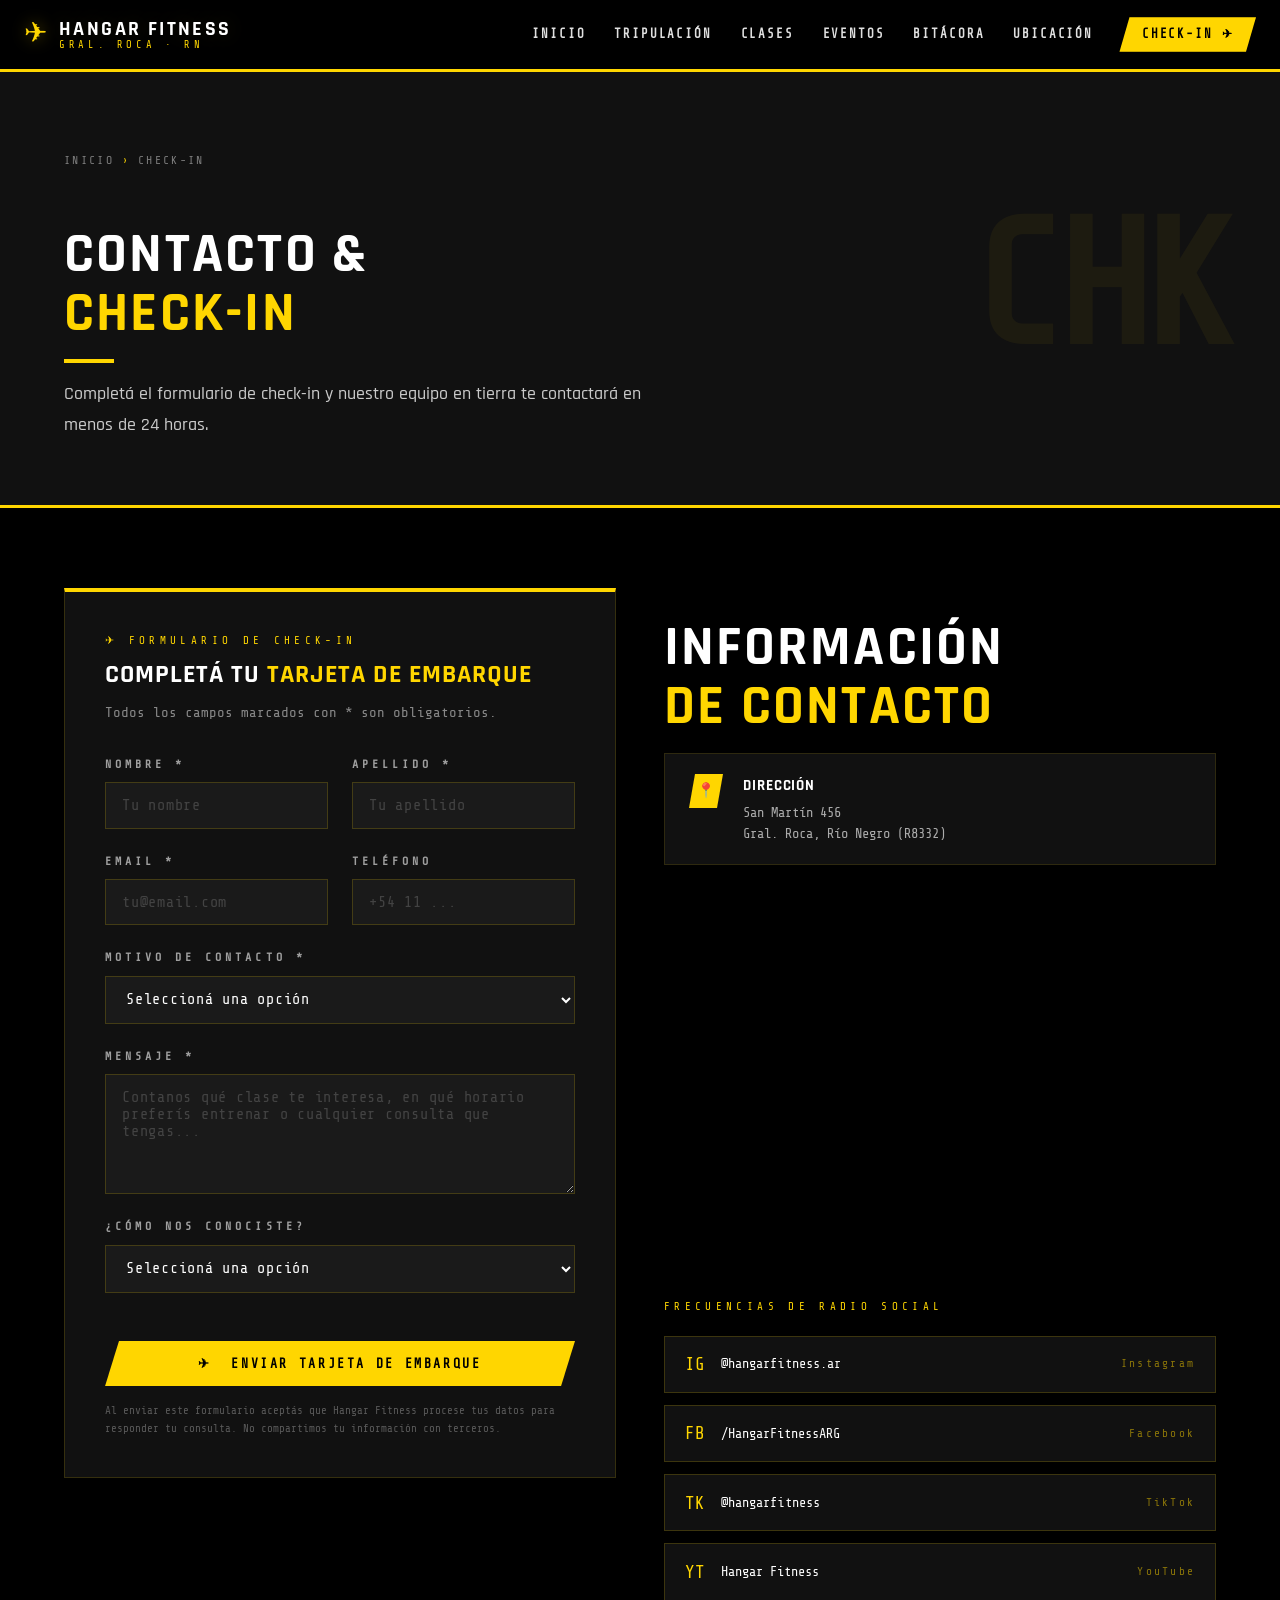
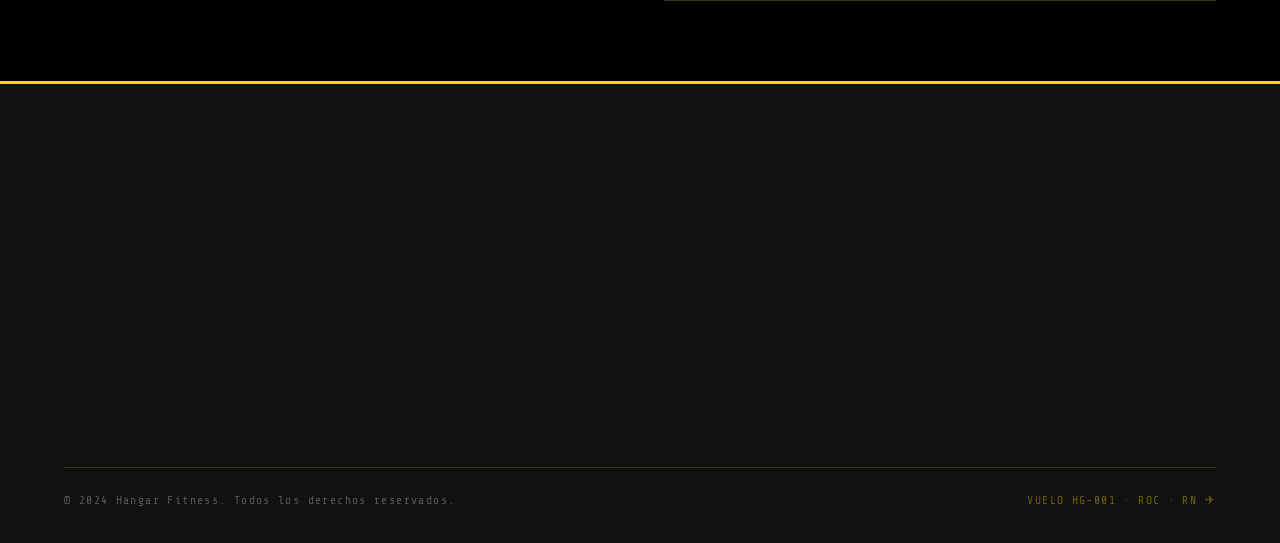
<file: contacto.html>
<!DOCTYPE html>
<html lang="es">
<head>
  <meta charset="UTF-8" />
  <meta name="viewport" content="width=device-width, initial-scale=1.0" />
  <title>Check-in — Hangar Fitness</title>
  <meta name="description" content="Contactanos o reservá tu clase de prueba. El check-in de Hangar Fitness siempre está abierto." />
  <link rel="stylesheet" href="css/styles.css" />
</head>
<body>

<!-- ===== NAVBAR ===== -->
<header>
<nav class="navbar">
  <a href="index.html" class="nav-brand">
    <span class="nav-brand-icon">✈</span>
    <div class="nav-brand-text">
      <span class="nav-brand-name">Hangar Fitness</span>
      <span class="nav-brand-tag">Gral. Roca · RN</span>
    </div>
  </a>
  <input type="checkbox" id="menu-toggle" class="menu-toggle" />
  <label for="menu-toggle" class="hamburger" aria-label="Menú">
    <span></span><span></span><span></span>
  </label>
  <ul class="nav-links">
    <li><a href="index.html">Inicio</a></li>
    <li><a href="quienes-somos.html">Tripulación</a></li>
    <li><a href="planes.html">Clases</a></li>
    <li><a href="eventos.html">Eventos</a></li>
    <li><a href="galeria.html">Bitácora</a></li>
    <li><a href="ubicacion.html">Ubicación</a></li>
    <li><a href="contacto.html" class="nav-cta active">Check-in ✈</a></li>
  </ul>
</nav>
</header>

<!-- ===== PAGE HERO ===== -->
<section class="page-hero">
  <div class="container">
    <div class="breadcrumb">
      <a href="index.html">Inicio</a>
      <span class="breadcrumb-sep">›</span>
      <span>Check-in</span>
    </div>
    <span class="section-label">&#9992; Mostrador de check-in</span>
    <h1 class="section-title">Contacto &<br><span class="text-yellow">Check-in</span></h1>
    <div class="deco-line"></div>
    <p class="section-sub">Completá el formulario de check-in y nuestro equipo en tierra te contactará en menos de 24 horas.</p>
  </div>
  <div class="page-hero-deco">CHK</div>
</section>

<!-- ===== FORMULARIO + INFO ===== -->
<section class="section">
  <div class="container">
    <div class="two-col" style="gap:3rem;align-items:start;">

      <!-- Formulario -->
      <div>
        <div class="form-wrapper">
          <span class="checkin-tag">✈ Formulario de check-in</span>
          <h2 style="font-size:1.6rem;font-weight:700;text-transform:uppercase;letter-spacing:0.04em;margin-bottom:0.35rem;">
            Completá tu <span class="text-yellow">tarjeta de embarque</span>
          </h2>
          <p style="font-size:0.88rem;color:rgba(255,255,255,0.5);font-family:var(--mono);margin-bottom:2rem;">
            Todos los campos marcados con * son obligatorios.
          </p>

          <form action="#" method="POST" novalidate>
            <div class="form-grid">
              <div class="form-group">
                <label class="form-label" for="nombre">Nombre *</label>
                <input class="form-input" type="text" id="nombre" name="nombre" placeholder="Tu nombre" required />
              </div>
              <div class="form-group">
                <label class="form-label" for="apellido">Apellido *</label>
                <input class="form-input" type="text" id="apellido" name="apellido" placeholder="Tu apellido" required />
              </div>
              <div class="form-group">
                <label class="form-label" for="email">Email *</label>
                <input class="form-input" type="email" id="email" name="email" placeholder="tu@email.com" required />
              </div>
              <div class="form-group">
                <label class="form-label" for="telefono">Teléfono</label>
                <input class="form-input" type="tel" id="telefono" name="telefono" placeholder="+54 11 ..." />
              </div>
              <div class="form-group form-group--full">
                <label class="form-label" for="motivo">Motivo de contacto *</label>
                <select class="form-select" id="motivo" name="motivo" required>
                  <option value="" disabled selected>Seleccioná una opción</option>
                  <option value="membresia">Información sobre membresías</option>
                  <option value="corporate">Plan corporativo / familiar</option>
                  <option value="clases">Consulta sobre clases</option>
                  <option value="otro">Otro</option>
                </select>
              </div>
              <div class="form-group form-group--full">
                <label class="form-label" for="mensaje">Mensaje *</label>
                <textarea class="form-textarea" id="mensaje" name="mensaje"
                  placeholder="Contanos qué clase te interesa, en qué horario preferís entrenar o cualquier consulta que tengas..."
                  required></textarea>
              </div>
              <div class="form-group form-group--full">
                <label class="form-label" for="como">¿Cómo nos conociste?</label>
                <select class="form-select" id="como" name="como">
                  <option value="" disabled selected>Seleccioná una opción</option>
                  <option value="instagram">Instagram</option>
                  <option value="facebook">Facebook</option>
                  <option value="google">Google</option>
                  <option value="recomendacion">Recomendación personal</option>
                  <option value="caminando">Pasando por el lugar</option>
                  <option value="otro">Otro</option>
                </select>
              </div>
            </div>

            <div class="mt-3">
              <button type="submit" class="btn btn-primary" style="width:100%;justify-content:center;">
                &#9992; &nbsp;Enviar tarjeta de embarque
              </button>
            </div>

            <p style="font-family:var(--mono);font-size:0.68rem;color:rgba(255,255,255,0.3);margin-top:1rem;line-height:1.6;">
              Al enviar este formulario aceptás que Hangar Fitness procese tus datos para responder tu consulta. No compartimos tu información con terceros.
            </p>
          </form>
        </div>
      </div>

      <!-- Info lateral -->
      <div>
        <span class="section-label">&#9992; Zona de llegadas</span>
        <h2 class="section-title mb-3">Información<br><span class="text-yellow">de contacto</span></h2>

        <div class="fi-list mb-3">
          <div class="fi-item">
            <div class="fi-step-num">📍</div>
            <div>
              <div class="fi-title">Dirección</div>
              <div class="fi-desc">San Martín 456<br>Gral. Roca, Río Negro (R8332)</div>
            </div>
          </div>
          <div class="fi-item">
            <div class="fi-step-num">📞</div>
            <div>
              <div class="fi-title">Teléfono</div>
              <div class="fi-desc">+54 298 4XX-XXXX<br>Lun–Vie 09:00–21:00 hs</div>
            </div>
          </div>
          <div class="fi-item">
            <div class="fi-step-num">💬</div>
            <div>
              <div class="fi-title">WhatsApp</div>
              <div class="fi-desc">+54 9 298 4XX-XXXX<br>Respuesta en menos de 2 horas</div>
            </div>
          </div>
          <div class="fi-item">
            <div class="fi-step-num">✉</div>
            <div>
              <div class="fi-title">Email</div>
              <div class="fi-desc">info@hangarfitness.ar<br>Respuesta garantizada en 24hs</div>
            </div>
          </div>
        </div>

        <!-- Redes sociales -->
        <div>
          <div style="font-family:var(--mono);font-size:0.68rem;letter-spacing:0.4em;color:var(--yellow);text-transform:uppercase;margin-bottom:1.25rem;">
            Frecuencias de radio social
          </div>
          <div style="display:flex;flex-direction:column;gap:0.75rem;">
            <a href="#" style="display:flex;align-items:center;gap:1rem;padding:0.85rem 1.25rem;border:1px solid rgba(255,214,0,0.18);background:var(--dark-2);transition:border-color 0.2s;font-family:var(--mono);font-size:0.85rem;color:var(--white);"
               onmouseover="this.style.borderColor='var(--yellow)'" onmouseout="this.style.borderColor='rgba(255,214,0,0.18)'">
              <span style="color:var(--yellow);font-size:1.1rem;">IG</span>
              <span>@hangarfitness.ar</span>
              <span style="margin-left:auto;color:rgba(255,214,0,0.5);font-size:0.7rem;letter-spacing:0.2em;">Instagram</span>
            </a>
            <a href="#" style="display:flex;align-items:center;gap:1rem;padding:0.85rem 1.25rem;border:1px solid rgba(255,214,0,0.18);background:var(--dark-2);transition:border-color 0.2s;font-family:var(--mono);font-size:0.85rem;color:var(--white);"
               onmouseover="this.style.borderColor='var(--yellow)'" onmouseout="this.style.borderColor='rgba(255,214,0,0.18)'">
              <span style="color:var(--yellow);font-size:1.1rem;">FB</span>
              <span>/HangarFitnessARG</span>
              <span style="margin-left:auto;color:rgba(255,214,0,0.5);font-size:0.7rem;letter-spacing:0.2em;">Facebook</span>
            </a>
            <a href="#" style="display:flex;align-items:center;gap:1rem;padding:0.85rem 1.25rem;border:1px solid rgba(255,214,0,0.18);background:var(--dark-2);transition:border-color 0.2s;font-family:var(--mono);font-size:0.85rem;color:var(--white);"
               onmouseover="this.style.borderColor='var(--yellow)'" onmouseout="this.style.borderColor='rgba(255,214,0,0.18)'">
              <span style="color:var(--yellow);font-size:1.1rem;">TK</span>
              <span>@hangarfitness</span>
              <span style="margin-left:auto;color:rgba(255,214,0,0.5);font-size:0.7rem;letter-spacing:0.2em;">TikTok</span>
            </a>
            <a href="#" style="display:flex;align-items:center;gap:1rem;padding:0.85rem 1.25rem;border:1px solid rgba(255,214,0,0.18);background:var(--dark-2);transition:border-color 0.2s;font-family:var(--mono);font-size:0.85rem;color:var(--white);"
               onmouseover="this.style.borderColor='var(--yellow)'" onmouseout="this.style.borderColor='rgba(255,214,0,0.18)'">
              <span style="color:var(--yellow);font-size:1.1rem;">YT</span>
              <span>Hangar Fitness</span>
              <span style="margin-left:auto;color:rgba(255,214,0,0.5);font-size:0.7rem;letter-spacing:0.2em;">YouTube</span>
            </a>
          </div>
        </div>

      </div>

    </div>
  </div>
</section>

<!-- ===== FOOTER ===== -->
<footer class="footer">
  <div class="container">
    <div class="footer-grid">
      <div>
        <span class="footer-brand-icon">✈</span>
        <div class="footer-brand-name">Hangar Fitness</div>
        <span class="footer-brand-tag">Primer Gimnasio Temático · Argentina</span>
        <p class="footer-desc">
          Donde el deporte y la aviación se fusionan en una experiencia única. Entrenamos cuerpo, mente y espíritu con la disciplina de un piloto de élite.
        </p>
        <div class="footer-socials">
          <a href="#" class="social-link" aria-label="Instagram">IG</a>
          <a href="#" class="social-link" aria-label="Facebook">FB</a>
          <a href="#" class="social-link" aria-label="TikTok">TK</a>
          <a href="#" class="social-link" aria-label="YouTube">YT</a>
        </div>
      </div>
      <div>
        <div class="footer-col-title">Vuelos</div>
        <ul class="footer-links">
          <li><a href="index.html">Inicio</a></li>
          <li><a href="quienes-somos.html">Tripulación</a></li>
          <li><a href="planes.html">Clases</a></li>
          <li><a href="eventos.html">Eventos</a></li>
    <li><a href="galeria.html">Bitácora</a></li>
          <li><a href="ubicacion.html">Ubicación</a></li>
        </ul>
      </div>
      <div>
        <div class="footer-col-title">Horarios</div>
        <ul class="footer-links">
          <li><a href="#">Lun–Vie: 06:00–23:00</a></li>
          <li><a href="#">Sáb: 07:00–21:00</a></li>
          <li><a href="#">Dom: 09:00–18:00</a></li>
          <li><a href="#">Feriados: 09:00–14:00</a></li>
        </ul>
      </div>
      <div>
        <div class="footer-col-title">Zona de llegadas</div>
        <div class="footer-contact-item">
          <span class="fi-icon">📍</span>
          <span class="fi-text">San Martín 456<br>Gral. Roca, Río Negro</span>
        </div>
        <div class="footer-contact-item">
          <span class="fi-icon">📞</span>
          <span class="fi-text">+54 298 4XX-XXXX</span>
        </div>
        <div class="footer-contact-item">
          <span class="fi-icon">✉</span>
          <span class="fi-text">info@hangarfitness.ar</span>
        </div>
      </div>
    </div>
    <div class="footer-bottom">
      <span class="footer-copy">&copy; 2024 Hangar Fitness. Todos los derechos reservados.</span>
      <span class="footer-code">VUELO HG-001 · ROC · RN ✈</span>
    </div>
  </div>
</footer>

<script src="js/main.js"></script>
</body>
</html>
</file>
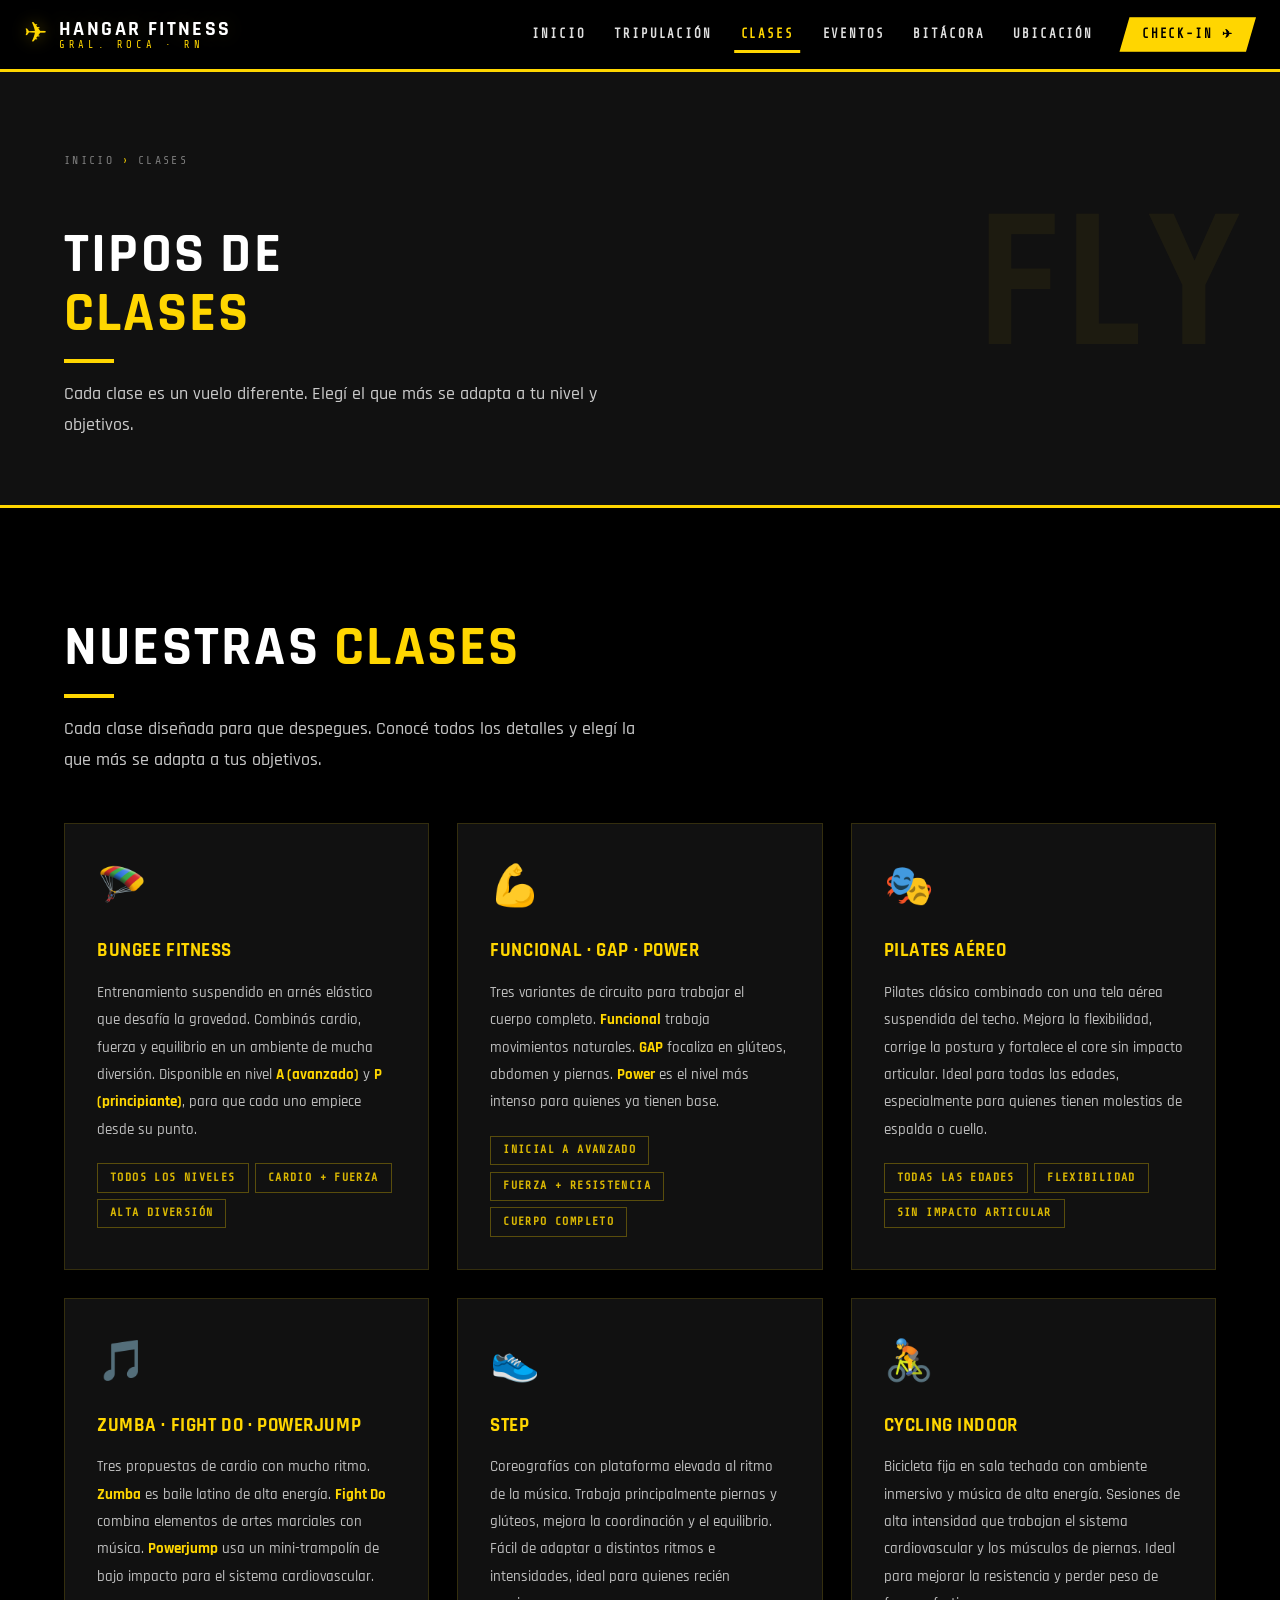
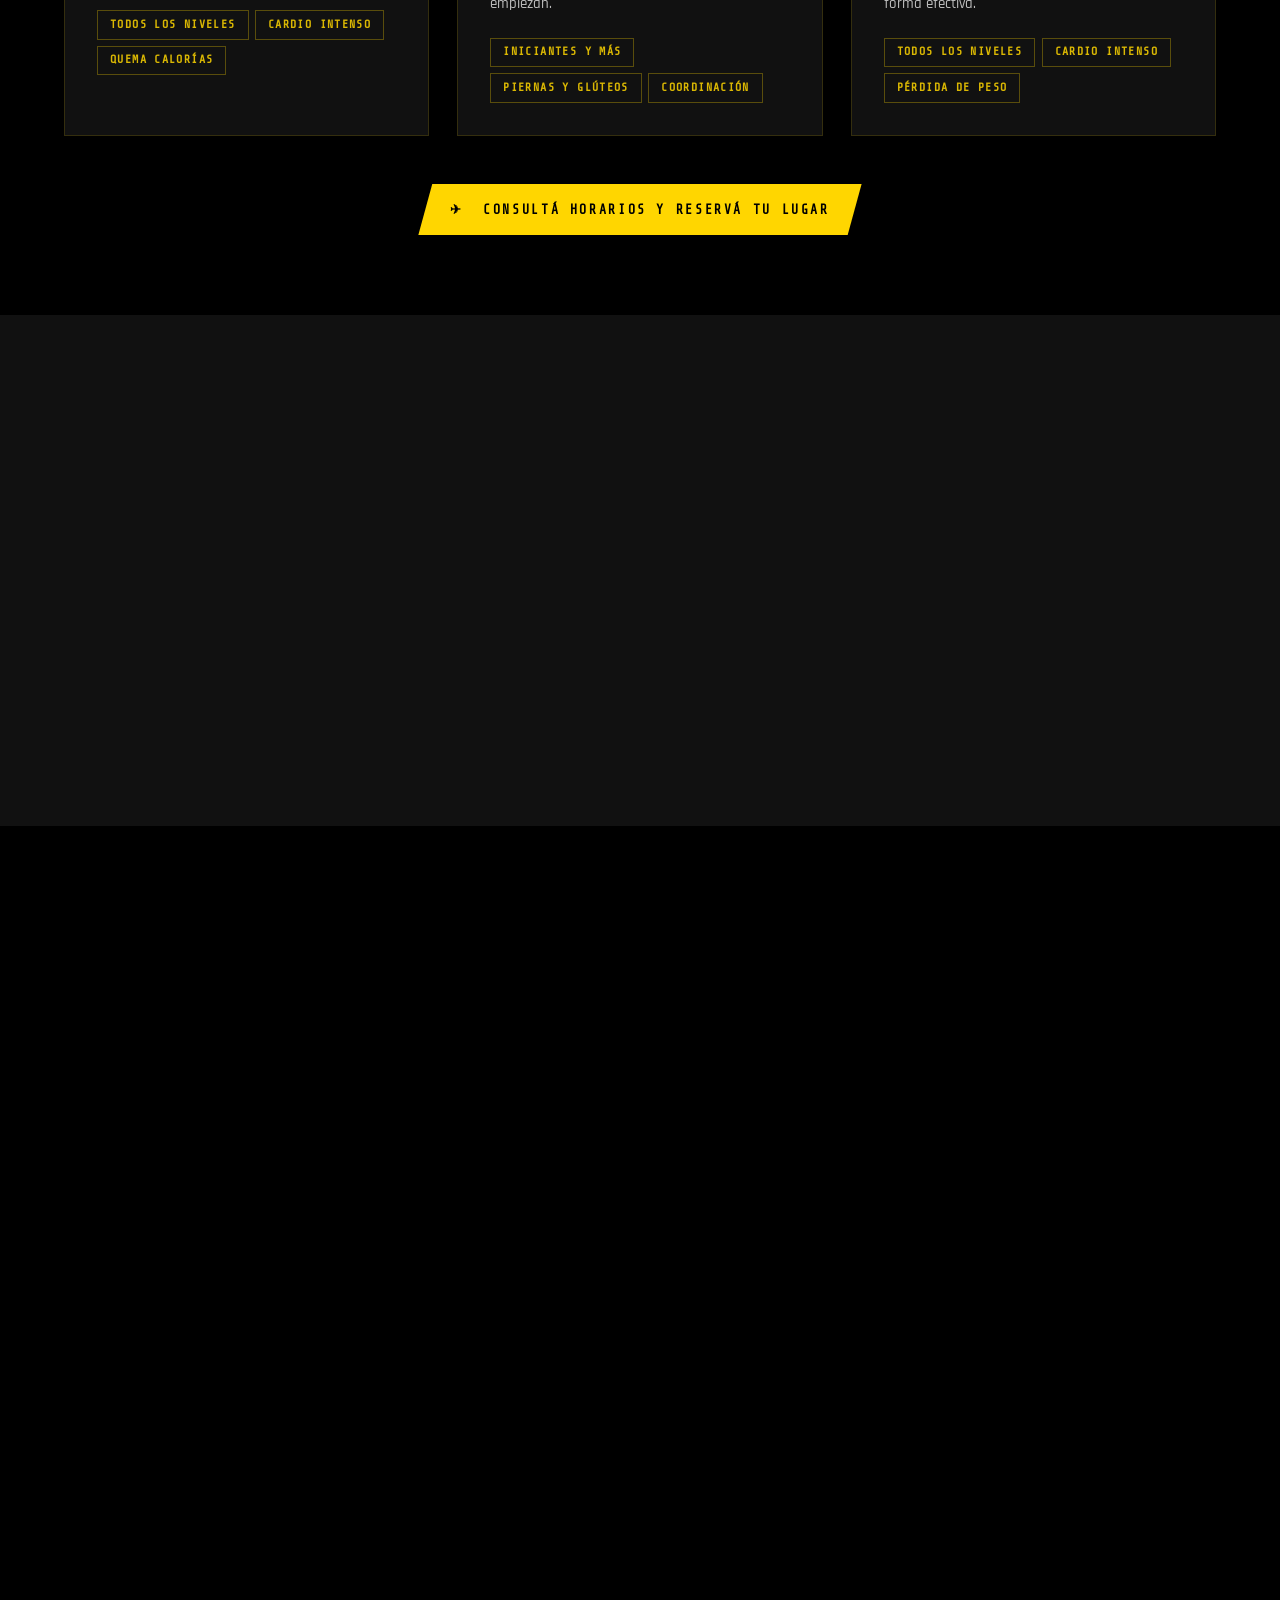
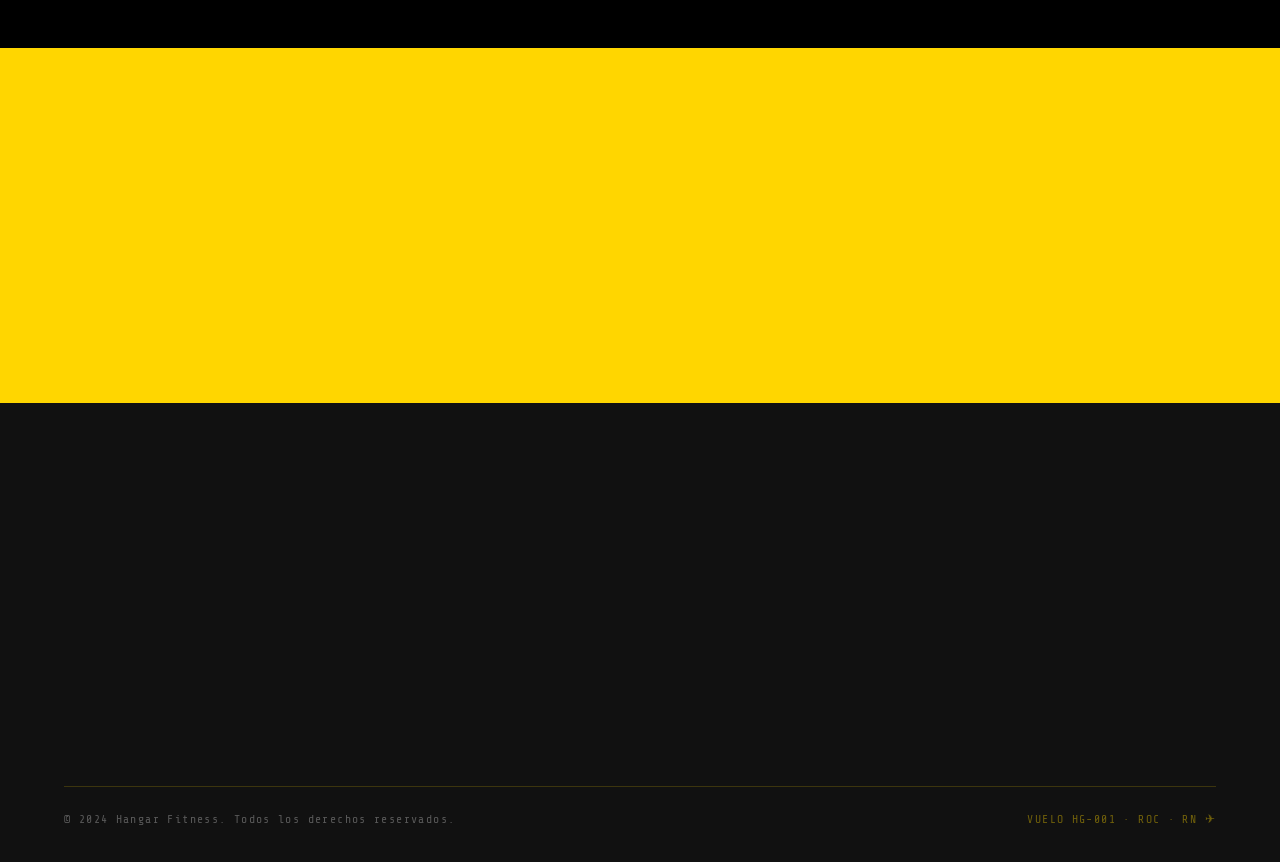
<file: planes.html>
<!DOCTYPE html>
<html lang="es">
<head>
  <meta charset="UTF-8" />
  <meta name="viewport" content="width=device-width, initial-scale=1.0" />
  <title>Clases — Hangar Fitness</title>
  <meta name="description" content="Conocé todos los tipos de clases disponibles en Hangar Fitness. Spinning, CrossFit, Pilates, Boxeo, Yoga, Funcional, HIIT y Musculación." />
  <link rel="stylesheet" href="css/styles.css" />
</head>
<body>

<!-- ===== NAVBAR ===== -->
<header>
<nav class="navbar">
  <a href="index.html" class="nav-brand">
    <span class="nav-brand-icon">✈</span>
    <div class="nav-brand-text">
      <span class="nav-brand-name">Hangar Fitness</span>
      <span class="nav-brand-tag">Gral. Roca · RN</span>
    </div>
  </a>
  <input type="checkbox" id="menu-toggle" class="menu-toggle" />
  <label for="menu-toggle" class="hamburger" aria-label="Menú">
    <span></span><span></span><span></span>
  </label>
  <ul class="nav-links">
    <li><a href="index.html">Inicio</a></li>
    <li><a href="quienes-somos.html">Tripulación</a></li>
    <li><a href="planes.html" class="active">Clases</a></li>
    <li><a href="eventos.html">Eventos</a></li>
    <li><a href="galeria.html">Bitácora</a></li>
    <li><a href="ubicacion.html">Ubicación</a></li>
    <li><a href="contacto.html" class="nav-cta">Check-in ✈</a></li>
  </ul>
</nav>
</header>

<!-- ===== PAGE HERO ===== -->
<section class="page-hero">
  <div class="container">
    <div class="breadcrumb">
      <a href="index.html">Inicio</a>
      <span class="breadcrumb-sep">›</span>
      <span>Clases</span>
    </div>
    <span class="section-label">&#9992; Rutas de vuelo disponibles</span>
    <h1 class="section-title">Tipos de<br><span class="text-yellow">clases</span></h1>
    <div class="deco-line"></div>
    <p class="section-sub">Cada clase es un vuelo diferente. Elegí el que más se adapta a tu nivel y objetivos.</p>
  </div>
  <div class="page-hero-deco">FLY</div>
</section>

<!-- ===== CLASES — DESCRIPCIÓN ===== -->
<style>
  .clase-card {
    background: var(--dark-2);
    border: 1px solid rgba(255,214,0,0.15);
    padding: 2rem;
    transition: border-color .25s ease, transform .25s ease, box-shadow .25s ease;
  }
  .clase-card:hover {
    border-color: rgba(255,214,0,0.55);
    transform: translateY(-4px);
    box-shadow: 0 10px 32px rgba(255,214,0,0.08);
  }
  .clase-icon { font-size: 2.5rem; margin-bottom: 1rem; display: block; }
  .clase-name {
    font-family: var(--font); font-weight: 700; font-size: 1.2rem;
    color: var(--yellow); margin-bottom: .75rem;
    text-transform: uppercase; letter-spacing: .03em;
  }
  .clase-desc {
    font-size: .95rem; color: rgba(255,255,255,.72);
    line-height: 1.8; margin-bottom: 1.25rem; font-weight: 500;
  }
  .clase-tags { display: flex; flex-wrap: wrap; gap: .4rem; }
  .clase-tag {
    font-family: var(--mono); font-size: .72rem;
    letter-spacing: .12em; text-transform: uppercase;
    padding: .28rem .75rem;
    border: 1px solid rgba(255,214,0,.3);
    color: rgba(255,214,0,.85); font-weight: 600;
  }
</style>
<section class="section">
  <div class="container">
    <span class="section-label">&#9992; Disciplinas disponibles</span>
    <h2 class="section-title">Nuestras <span class="text-yellow">clases</span></h2>
    <div class="deco-line"></div>
    <p class="section-sub" style="margin-bottom:3rem;">Cada clase diseñada para que despegues. Conocé todos los detalles y elegí la que más se adapta a tus objetivos.</p>

    <div style="display:grid;grid-template-columns:repeat(auto-fit,minmax(290px,1fr));gap:1.75rem;">

      <div class="clase-card">
        <span class="clase-icon">🪂</span>
        <div class="clase-name">Bungee Fitness</div>
        <p class="clase-desc">Entrenamiento suspendido en arnés elástico que desafía la gravedad. Combinás cardio, fuerza y equilibrio en un ambiente de mucha diversión. Disponible en nivel <strong style="color:var(--yellow);">A (avanzado)</strong> y <strong style="color:var(--yellow);">P (principiante)</strong>, para que cada uno empiece desde su punto.</p>
        <div class="clase-tags">
          <span class="clase-tag">Todos los niveles</span>
          <span class="clase-tag">Cardio + Fuerza</span>
          <span class="clase-tag">Alta diversión</span>
        </div>
      </div>

      <div class="clase-card">
        <span class="clase-icon">💪</span>
        <div class="clase-name">Funcional · GAP · Power</div>
        <p class="clase-desc">Tres variantes de circuito para trabajar el cuerpo completo. <strong style="color:var(--yellow);">Funcional</strong> trabaja movimientos naturales. <strong style="color:var(--yellow);">GAP</strong> focaliza en glúteos, abdomen y piernas. <strong style="color:var(--yellow);">Power</strong> es el nivel más intenso para quienes ya tienen base.</p>
        <div class="clase-tags">
          <span class="clase-tag">Inicial a Avanzado</span>
          <span class="clase-tag">Fuerza + Resistencia</span>
          <span class="clase-tag">Cuerpo completo</span>
        </div>
      </div>

      <div class="clase-card">
        <span class="clase-icon">🎭</span>
        <div class="clase-name">Pilates Aéreo</div>
        <p class="clase-desc">Pilates clásico combinado con una tela aérea suspendida del techo. Mejora la flexibilidad, corrige la postura y fortalece el core sin impacto articular. Ideal para todas las edades, especialmente para quienes tienen molestias de espalda o cuello.</p>
        <div class="clase-tags">
          <span class="clase-tag">Todas las edades</span>
          <span class="clase-tag">Flexibilidad</span>
          <span class="clase-tag">Sin impacto articular</span>
        </div>
      </div>

      <div class="clase-card">
        <span class="clase-icon">🎵</span>
        <div class="clase-name">Zumba · Fight Do · Powerjump</div>
        <p class="clase-desc">Tres propuestas de cardio con mucho ritmo. <strong style="color:var(--yellow);">Zumba</strong> es baile latino de alta energía. <strong style="color:var(--yellow);">Fight Do</strong> combina elementos de artes marciales con música. <strong style="color:var(--yellow);">Powerjump</strong> usa un mini-trampolín de bajo impacto para el sistema cardiovascular.</p>
        <div class="clase-tags">
          <span class="clase-tag">Todos los niveles</span>
          <span class="clase-tag">Cardio intenso</span>
          <span class="clase-tag">Quema calorías</span>
        </div>
      </div>

      <div class="clase-card">
        <span class="clase-icon">👟</span>
        <div class="clase-name">Step</div>
        <p class="clase-desc">Coreografías con plataforma elevada al ritmo de la música. Trabaja principalmente piernas y glúteos, mejora la coordinación y el equilibrio. Fácil de adaptar a distintos ritmos e intensidades, ideal para quienes recién empiezan.</p>
        <div class="clase-tags">
          <span class="clase-tag">Iniciantes y más</span>
          <span class="clase-tag">Piernas y glúteos</span>
          <span class="clase-tag">Coordinación</span>
        </div>
      </div>

      <div class="clase-card">
        <span class="clase-icon">🚴</span>
        <div class="clase-name">Cycling Indoor</div>
        <p class="clase-desc">Bicicleta fija en sala techada con ambiente inmersivo y música de alta energía. Sesiones de alta intensidad que trabajan el sistema cardiovascular y los músculos de piernas. Ideal para mejorar la resistencia y perder peso de forma efectiva.</p>
        <div class="clase-tags">
          <span class="clase-tag">Todos los niveles</span>
          <span class="clase-tag">Cardio intenso</span>
          <span class="clase-tag">Pérdida de peso</span>
        </div>
      </div>

    </div>

    <div class="mt-3" style="text-align:center;">
      <a href="contacto.html" class="btn btn-primary">&#9992; &nbsp;Consultá horarios y reservá tu lugar</a>
    </div>
  </div>
</section>

<!-- ===== INFO ===== -->
<section class="section section--dark">
  <div class="container">
    <span class="section-label">&#9992; Manual de cabina</span>
    <h2 class="section-title mb-3">¿Por qué <span class="text-yellow">Hangar Fitness</span>?</h2>

    <div class="three-col">
      <div class="vm-card">
        <div class="vm-icon">🎯</div>
        <span class="vm-label">Instructores certificados</span>
        <p class="vm-text">Cada vuelo está comandado por un instructor con certificación internacional y experiencia demostrada en su disciplina.</p>
      </div>
      <div class="vm-card">
        <div class="vm-icon">✈</div>
        <span class="vm-label">Experiencia única</span>
        <p class="vm-text">No hay otro gimnasio temático aeroportuario en Argentina. Cada clase es una inmersión total en la cultura de la aviación.</p>
      </div>
      <div class="vm-card">
        <div class="vm-icon">🏆</div>
        <span class="vm-label">Reserva anticipada</span>
        <p class="vm-text">Reservá tu lugar con 24hs de anticipación por WhatsApp o en recepción. Los vuelos más populares se completan rápido.</p>
      </div>
    </div>
  </div>
</section>

<!-- ===== FAQ ===== -->
<section class="section">
  <div class="container" style="max-width:800px;">
    <span class="section-label">&#9992; Preguntas de pre-vuelo</span>
    <h2 class="section-title mb-3">FAQ — Preguntas <span class="text-yellow">frecuentes</span></h2>

    <div class="fi-list">
      <div class="fi-item">
        <div class="fi-step-num">Q</div>
        <div>
          <div class="fi-title">¿Las clases necesitan reserva?</div>
          <div class="fi-desc">Sí, recomendamos reservar con 24hs de anticipación por WhatsApp o en recepción. Los vuelos más demandados se completan rápido.</div>
        </div>
      </div>
      <div class="fi-item">
        <div class="fi-step-num">Q</div>
        <div>
          <div class="fi-title">¿Necesito experiencia previa?</div>
          <div class="fi-desc">Cada clase indica su nivel (Inicial, Intermedio, Avanzado). Las clases de nivel Inicial son perfectas para quienes empiezan desde cero.</div>
        </div>
      </div>
      <div class="fi-item">
        <div class="fi-step-num">Q</div>
        <div>
          <div class="fi-title">¿Existen planes familiares o corporativos?</div>
          <div class="fi-desc">Sí. Tenemos planes para grupos de 3 o más pasajeros del mismo hogar y planes corporativos para empresas. Contactanos para un presupuesto personalizado.</div>
        </div>
      </div>
      <div class="fi-item">
        <div class="fi-step-num">Q</div>
        <div>
          <div class="fi-title">¿Qué debo llevar a cada clase?</div>
          <div class="fi-desc">Ropa deportiva, zapatillas adecuadas y una botella de agua. Según la clase, el Hangar provee el equipamiento necesario (guantes de boxeo, colchonetas, etc.).</div>
        </div>
      </div>
    </div>
  </div>
</section>

<!-- ===== CTA ===== -->
<section class="cta-band">
  <div class="container">
    <span class="section-label">&#9992; Abordaje disponible</span>
    <h2 class="section-title mb-2">¿Listo para despegar?</h2>
    <p class="section-sub mb-3" style="margin:0 auto 2.5rem;text-align:center;">
      Elegí tu clase y contactanos para reservar tu lugar a bordo.
    </p>
    <a href="contacto.html" class="btn btn-dark">&#9992; &nbsp;Reservar ahora</a>
  </div>
</section>

<!-- ===== FOOTER ===== -->
<footer class="footer">
  <div class="container">
    <div class="footer-grid">
      <div>
        <span class="footer-brand-icon">✈</span>
        <div class="footer-brand-name">Hangar Fitness</div>
        <span class="footer-brand-tag">Primer Gimnasio Temático · Argentina</span>
        <p class="footer-desc">
          Donde el deporte y la aviación se fusionan en una experiencia única. Entrenamos cuerpo, mente y espíritu con la disciplina de un piloto de élite.
        </p>
        <div class="footer-socials">
          <a href="#" class="social-link" aria-label="Instagram">IG</a>
          <a href="#" class="social-link" aria-label="Facebook">FB</a>
          <a href="#" class="social-link" aria-label="TikTok">TK</a>
          <a href="#" class="social-link" aria-label="YouTube">YT</a>
        </div>
      </div>
      <div>
        <div class="footer-col-title">Vuelos</div>
        <ul class="footer-links">
          <li><a href="index.html">Inicio</a></li>
          <li><a href="quienes-somos.html">Tripulación</a></li>
          <li><a href="planes.html">Clases</a></li>
          <li><a href="eventos.html">Eventos</a></li>
    <li><a href="galeria.html">Bitácora</a></li>
          <li><a href="ubicacion.html">Ubicación</a></li>
        </ul>
      </div>
      <div>
        <div class="footer-col-title">Horarios</div>
        <ul class="footer-links">
          <li><a href="#">Lun–Vie: 06:00–23:00</a></li>
          <li><a href="#">Sáb: 07:00–21:00</a></li>
          <li><a href="#">Dom: 09:00–18:00</a></li>
          <li><a href="#">Feriados: 09:00–14:00</a></li>
        </ul>
      </div>
      <div>
        <div class="footer-col-title">Zona de llegadas</div>
        <div class="footer-contact-item">
          <span class="fi-icon">📍</span>
          <span class="fi-text">San Martín 456<br>Gral. Roca, Río Negro</span>
        </div>
        <div class="footer-contact-item">
          <span class="fi-icon">📞</span>
          <span class="fi-text">+54 298 4XX-XXXX</span>
        </div>
        <div class="footer-contact-item">
          <span class="fi-icon">✉</span>
          <span class="fi-text">info@hangarfitness.ar</span>
        </div>
      </div>
    </div>
    <div class="footer-bottom">
      <span class="footer-copy">&copy; 2024 Hangar Fitness. Todos los derechos reservados.</span>
      <span class="footer-code">VUELO HG-001 · ROC · RN ✈</span>
    </div>
  </div>
</footer>

<script src="js/main.js"></script>
</body>
</html>
</file>
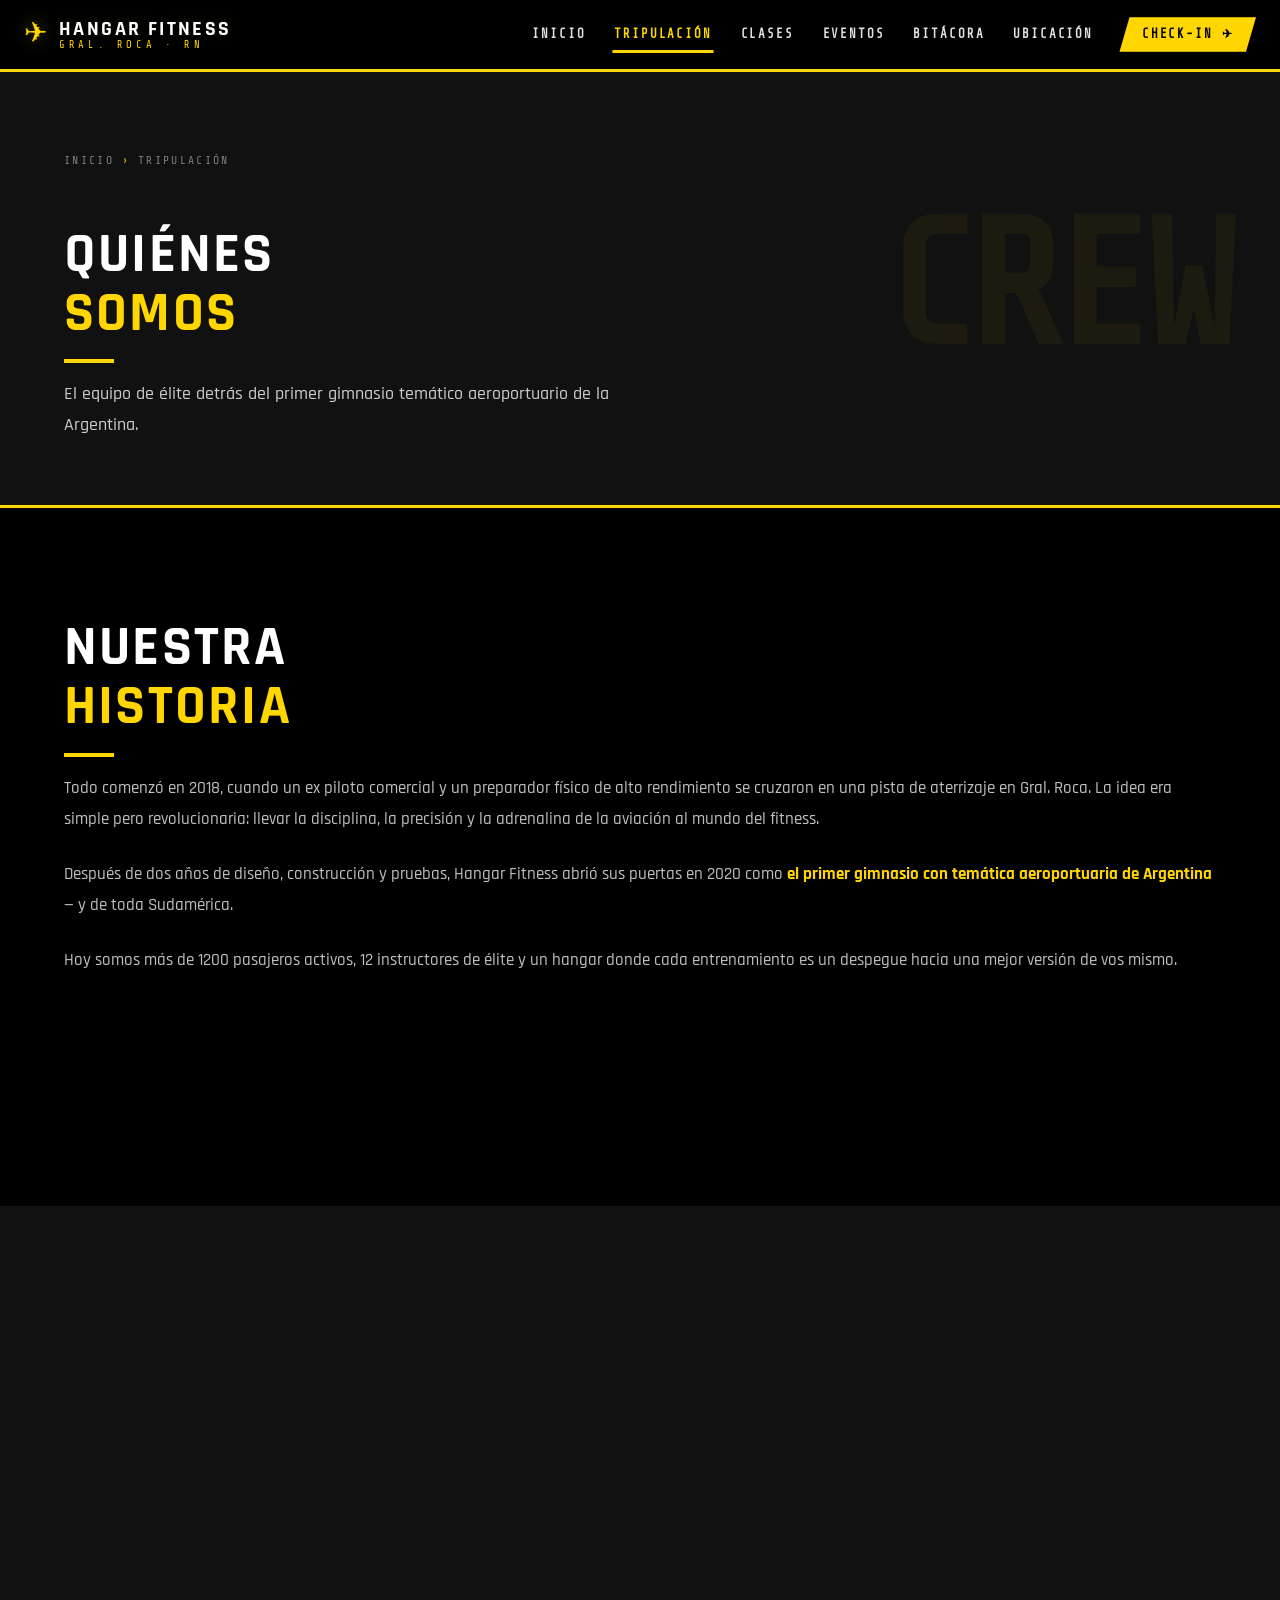
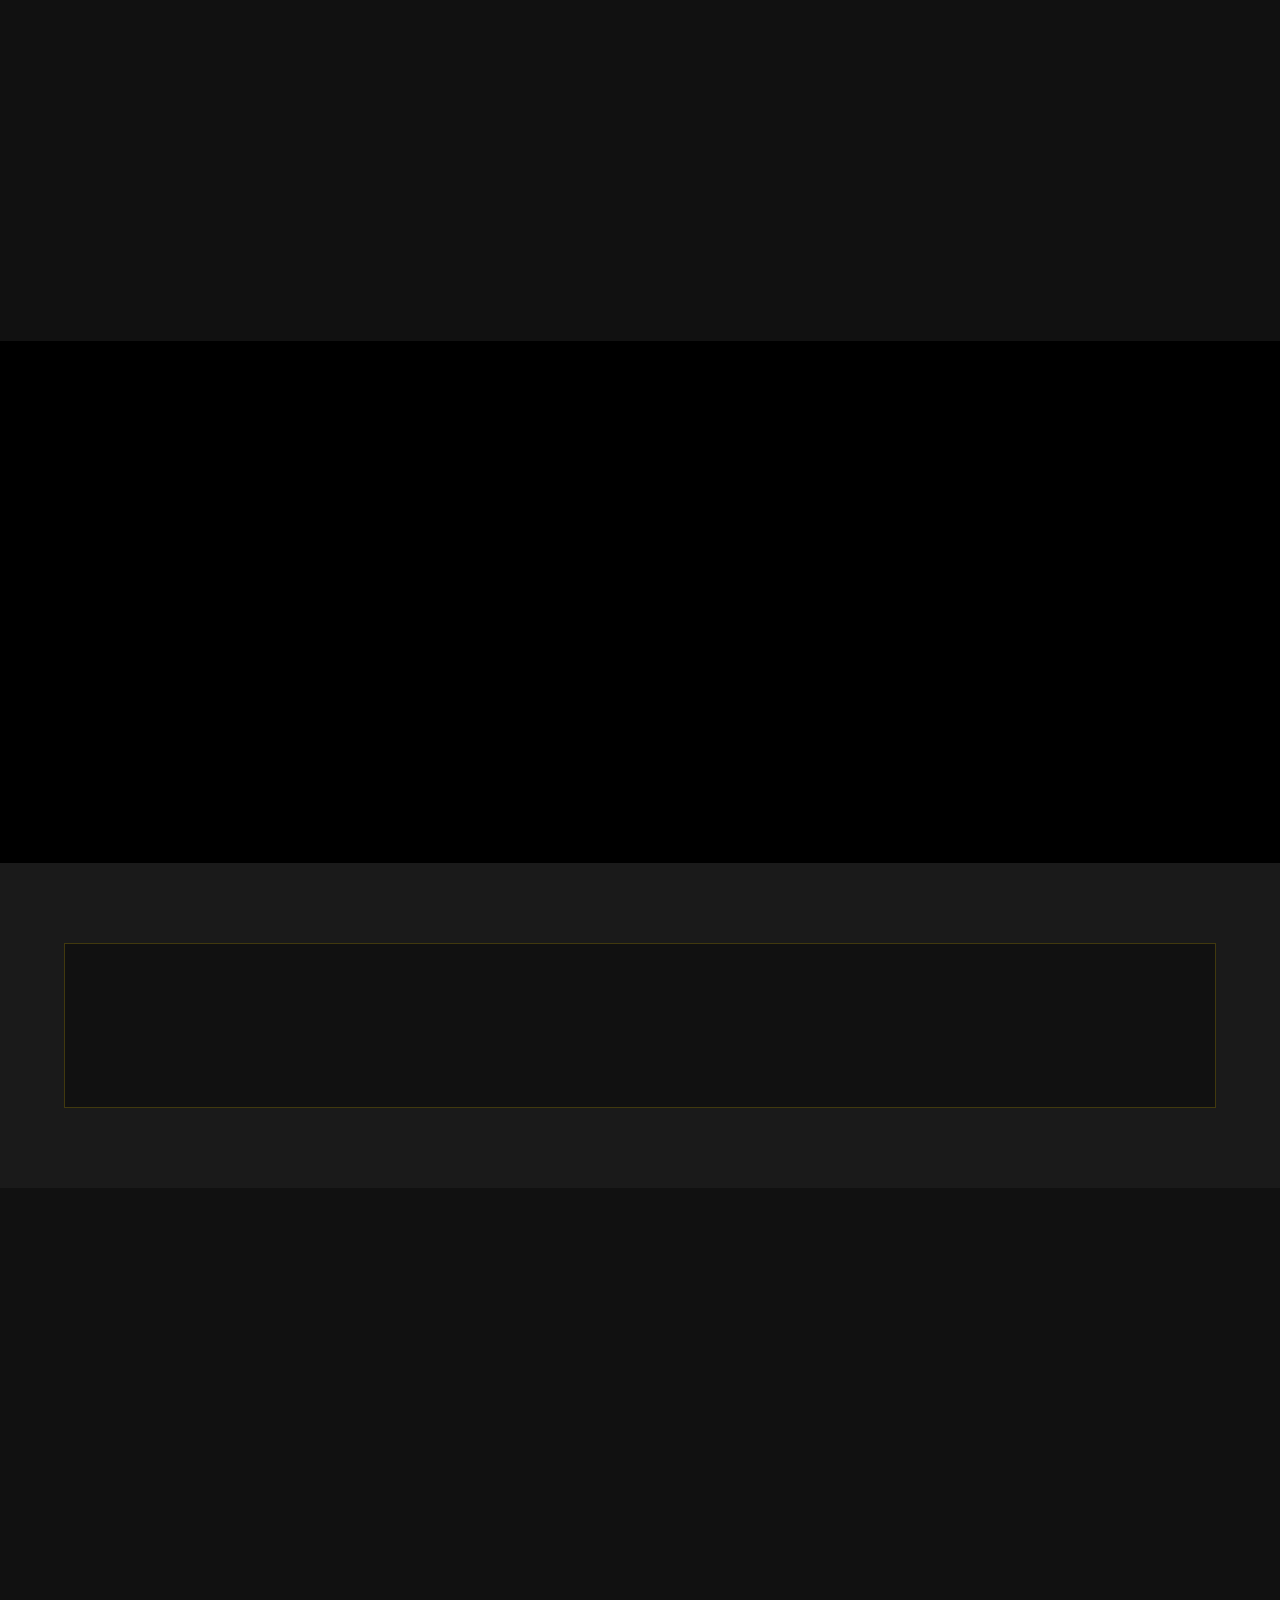
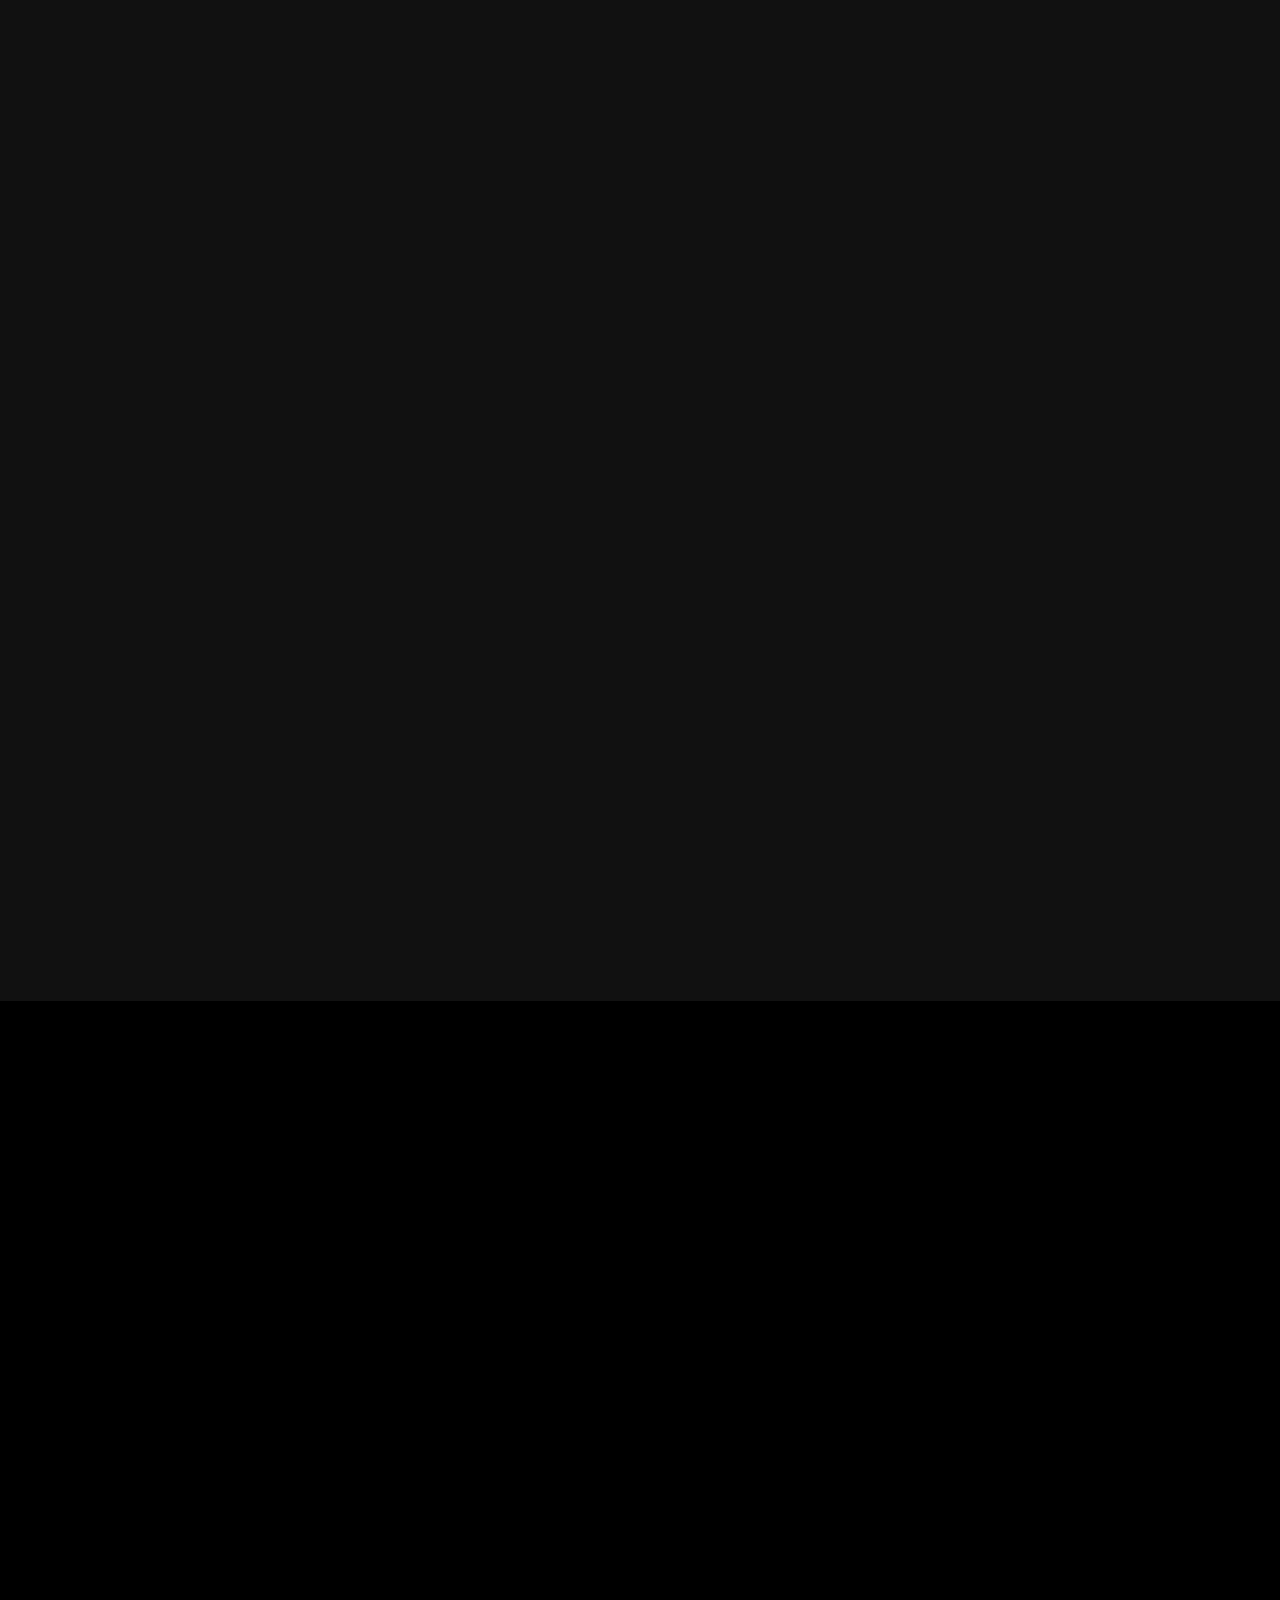
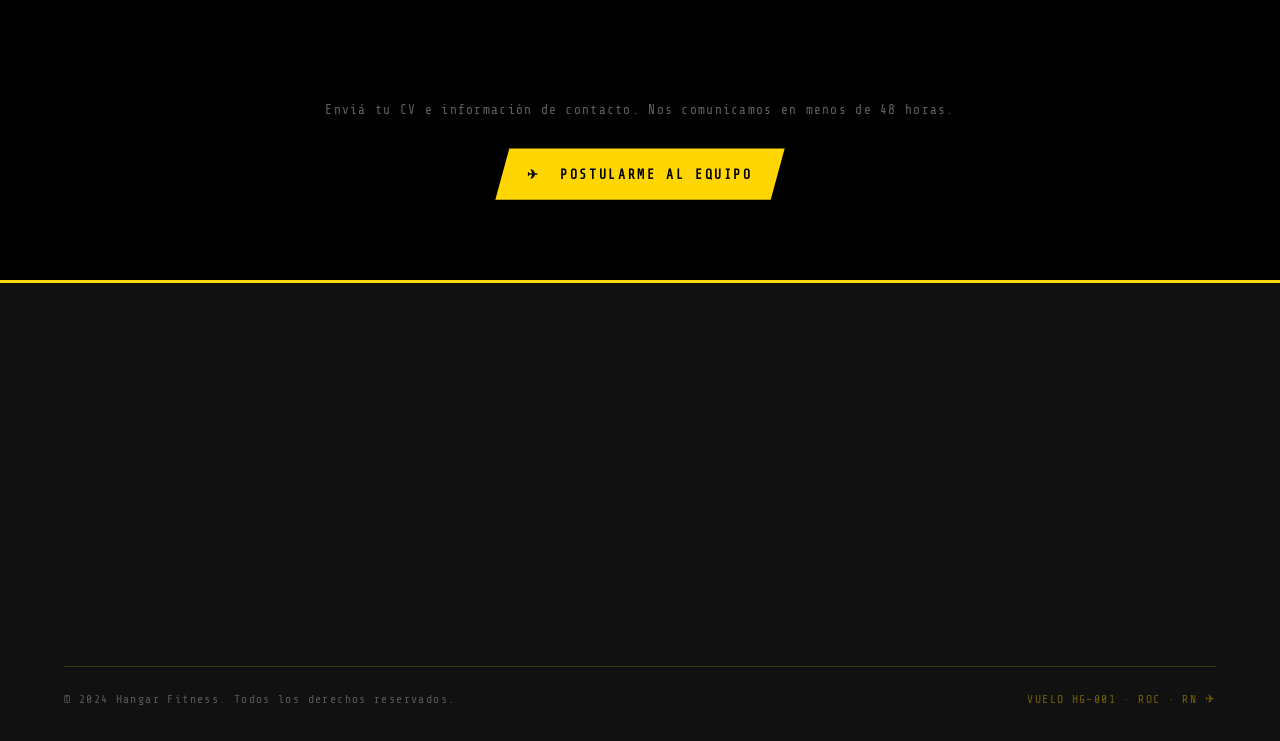
<file: quienes-somos.html>
<!DOCTYPE html>
<html lang="es">
<head>
  <meta charset="UTF-8" />
  <meta name="viewport" content="width=device-width, initial-scale=1.0" />
  <title>Tripulación — Hangar Fitness</title>
  <meta name="description" content="Conocé la tripulación de cabina de Hangar Fitness. Historia, misión y el equipo detrás del primer gimnasio temático de Argentina." />
  <link rel="stylesheet" href="css/styles.css" />
</head>
<body>

<!-- ===== NAVBAR ===== -->
<header>
<nav class="navbar">
  <a href="index.html" class="nav-brand">
    <span class="nav-brand-icon">✈</span>
    <div class="nav-brand-text">
      <span class="nav-brand-name">Hangar Fitness</span>
      <span class="nav-brand-tag">Gral. Roca · RN</span>
    </div>
  </a>
  <input type="checkbox" id="menu-toggle" class="menu-toggle" />
  <label for="menu-toggle" class="hamburger" aria-label="Menú">
    <span></span><span></span><span></span>
  </label>
  <ul class="nav-links">
    <li><a href="index.html">Inicio</a></li>
    <li><a href="quienes-somos.html" class="active">Tripulación</a></li>
    <li><a href="planes.html">Clases</a></li>
    <li><a href="eventos.html">Eventos</a></li>
    <li><a href="galeria.html">Bitácora</a></li>
    <li><a href="ubicacion.html">Ubicación</a></li>
    <li><a href="contacto.html" class="nav-cta">Check-in ✈</a></li>
  </ul>
</nav>
</header>

<!-- ===== PAGE HERO ===== -->
<section class="page-hero">
  <div class="container">
    <div class="breadcrumb">
      <a href="index.html">Inicio</a>
      <span class="breadcrumb-sep">›</span>
      <span>Tripulación</span>
    </div>
    <span class="section-label">&#9992; Identificación de vuelo</span>
    <h1 class="section-title">Quiénes<br><span class="text-yellow">somos</span></h1>
    <div class="deco-line"></div>
    <p class="section-sub">El equipo de élite detrás del primer gimnasio temático aeroportuario de la Argentina.</p>
  </div>
  <div class="page-hero-deco">CREW</div>
</section>

<!-- ===== HISTORIA ===== -->
<section class="section">
  <div class="container">
    <div class="two-col--40-60">
      <div>
        <span class="section-label">&#9992; Bitácora de vuelo</span>
        <h2 class="section-title">Nuestra<br><span class="text-yellow">historia</span></h2>
        <div class="deco-line"></div>
      </div>
      <div>
        <p style="font-size:1.05rem;color:rgba(255,255,255,0.75);line-height:1.85;margin-bottom:1.5rem;">
          Todo comenzó en 2018, cuando un ex piloto comercial y un preparador físico de alto rendimiento se cruzaron en una pista de aterrizaje en Gral. Roca. La idea era simple pero revolucionaria: llevar la disciplina, la precisión y la adrenalina de la aviación al mundo del fitness.
        </p>
        <p style="font-size:1.05rem;color:rgba(255,255,255,0.75);line-height:1.85;margin-bottom:1.5rem;">
          Después de dos años de diseño, construcción y pruebas, Hangar Fitness abrió sus puertas en 2020 como <strong style="color:var(--yellow);">el primer gimnasio con temática aeroportuaria de Argentina</strong> — y de toda Sudamérica.
        </p>
        <p style="font-size:1.05rem;color:rgba(255,255,255,0.75);line-height:1.85;">
          Hoy somos más de 1200 pasajeros activos, 12 instructores de élite y un hangar donde cada entrenamiento es un despegue hacia una mejor versión de vos mismo.
        </p>
        <div class="mt-3">
          <div class="info-box">
            <span class="info-box-label">Dato de bitácora</span>
            <p>Fundado en 2020 · Gral. Roca, Río Negro · +1200 miembros activos · 12 instructores certificados internacionalmente.</p>
          </div>
        </div>
      </div>
    </div>
  </div>
</section>

<!-- ===== CONCEPTO ===== -->
<section class="section section--dark">
  <div class="container">
    <div style="text-align:center;max-width:700px;margin:0 auto 3.5rem;">
      <span class="section-label">&#9992; Manual de vuelo</span>
      <h2 class="section-title">El concepto<br><span class="text-yellow">Hangar</span></h2>
      <div class="deco-line deco-line--center"></div>
      <p class="section-sub" style="margin:0 auto;">
        No es solo un gimnasio. Es una experiencia inmersiva donde cada rincón, cada clase y cada instructor te transporta a un aeropuerto de élite.
      </p>
    </div>

    <div class="three-col">
      <div class="vm-card">
        <div class="vm-icon">🛫</div>
        <span class="vm-label">El espacio</span>
        <p class="vm-text">Ambientación total con señalética aeroportuaria, luces de pista, monitores de llegadas y salidas, y zonas diferenciadas por "terminales".</p>
      </div>
      <div class="vm-card">
        <div class="vm-icon">🎧</div>
        <span class="vm-label">La experiencia</span>
        <p class="vm-text">Sonido inmersivo, luces programadas por vuelo y una narrativa donde cada clase tiene su propio rumbo, ruta y tripulación.</p>
      </div>
      <div class="vm-card">
        <div class="vm-icon">🏆</div>
        <span class="vm-label">La comunidad</span>
        <p class="vm-text">Pasajeros frecuentes que acumulan millas, suben de categoría y acceden a beneficios exclusivos de First Class cuanto más entrenan.</p>
      </div>
    </div>
  </div>
</section>

<!-- ===== MISIÓN & VISIÓN ===== -->
<section class="section">
  <div class="container">
    <span class="section-label">&#9992; Procedimientos operativos</span>
    <h2 class="section-title mb-3">Misión &amp; <span class="text-yellow">Visión</span></h2>

    <div style="display:grid;grid-template-columns:1fr 1fr;gap:2rem;">
      <div class="vm-card">
        <span class="vm-icon">🎯</span>
        <span class="vm-label">Misión — Vuelo actual</span>
        <p class="vm-text">Transformar el entrenamiento físico en una experiencia memorable, accesible y desafiante para cada persona que cruza nuestras puertas. Formamos atletas con la disciplina, la precisión y el compromiso de un piloto de línea aérea.</p>
      </div>
      <div class="vm-card">
        <span class="vm-icon">🔭</span>
        <span class="vm-label">Visión — Meta final</span>
        <p class="vm-text">Ser la red de gimnasios temáticos de referencia en Argentina, expandiéndonos a las principales ciudades del país y Latinoamérica, llevando la experiencia Hangar a miles de pasajeros que buscan volar más alto.</p>
      </div>
    </div>
  </div>
</section>

<!-- ===== STATS ===== -->
<section class="section section--darker">
  <div class="container">
    <div class="stats-row">
      <div class="stat-item">
        <span class="stat-number">2020</span>
        <span class="stat-label">Año de fundación</span>
      </div>
      <div class="stat-item">
        <span class="stat-number">+1200</span>
        <span class="stat-label">Pasajeros activos</span>
      </div>
      <div class="stat-item">
        <span class="stat-number">12</span>
        <span class="stat-label">Instructores élite</span>
      </div>
      <div class="stat-item">
        <span class="stat-number">01</span>
        <span class="stat-label">Único en ARG</span>
      </div>
    </div>
  </div>
</section>

<!-- ===== TRIPULACIÓN ===== -->
<section class="section section--dark">
  <div class="container">
    <div style="text-align:center;max-width:600px;margin:0 auto 3.5rem;">
      <span class="section-label">&#9992; Identificación de tripulantes</span>
      <h2 class="section-title">La tripulación<br><span class="text-yellow">de cabina</span></h2>
      <div class="deco-line deco-line--center"></div>
      <p class="section-sub" style="margin:0 auto;">Instructores certificados internacionalmente, con años de experiencia y una pasión por llevar a sus pasajeros al siguiente nivel.</p>
    </div>

    <div class="team-grid">
      <div class="crew-card">
        <div class="crew-photo-wrap">
          <img  alt="Gustavo Herrera, Comandante y Director de Hangar Fitness" style="width:100%;height:220px;object-fit:cover;object-position:top center;display:block;" />
        </div>
        <div class="crew-info">
          <span class="crew-role">Comandante · Director</span>
          <h3 class="crew-name">Gustavo Herrera</h3>
          <p class="crew-bio">Ex piloto comercial. 15 años en fitness de alto rendimiento. Fundador y alma de Hangar Fitness.</p>
        </div>
      </div>
      <div class="crew-card">
        <div class="crew-photo-wrap">
          <img  alt="Mariana López, instructora de CrossFit y Fuerza" style="width:100%;height:220px;object-fit:cover;object-position:top center;display:block;" loading="lazy" />
        </div>
        <div class="crew-info">
          <span class="crew-role">Capitana · CrossFit &amp; Fuerza</span>
          <h3 class="crew-name">Mariana López</h3>
          <p class="crew-bio">Certificada NSCA. Competidora nacional de CrossFit. Especialista en fuerza funcional y rendimiento.</p>
        </div>
      </div>
      <div class="crew-card">
        <div class="crew-photo-wrap">
          <img  alt="Rodrigo Vega, instructor de Spinning y Cardio" style="width:100%;height:220px;object-fit:cover;object-position:top center;display:block;" loading="lazy" />
        </div>
        <div class="crew-info">
          <span class="crew-role">Capitán · Spinning &amp; Cardio</span>
          <h3 class="crew-name">Rodrigo Vega</h3>
          <p class="crew-bio">Instructor certificado Schwinn. 10 años de experiencia. Especialista en cardio de alta intensidad.</p>
        </div>
      </div>
      <div class="crew-card">
        <div class="crew-photo-wrap">
          <img  alt="Valeria Cruz, instructora de Yoga y Pilates" style="width:100%;height:220px;object-fit:cover;object-position:top center;display:block;" loading="lazy" />
        </div>
        <div class="crew-info">
          <span class="crew-role">Oficial · Yoga &amp; Pilates</span>
          <h3 class="crew-name">Valeria Cruz</h3>
          <p class="crew-bio">Formación en Rishikesh, India. Instructora de yoga y pilates con enfoque en movilidad y bienestar integral.</p>
        </div>
      </div>
      <div class="crew-card">
        <div class="crew-photo-wrap">
          <img  alt="Nicolás Ferro, instructor de Boxeo y Artes Marciales" style="width:100%;height:220px;object-fit:cover;object-position:top center;display:block;" loading="lazy" />
        </div>
        <div class="crew-info">
          <span class="crew-role">Capitán · Boxeo &amp; Artes Marciales</span>
          <h3 class="crew-name">Nicolás Ferro</h3>
          <p class="crew-bio">Ex campeón amateur. Instructor de boxeo fitness, MMA y defensa personal. Energía y técnica de campeonato.</p>
        </div>
      </div>
      <div class="crew-card">
        <div class="crew-photo-wrap">
          <img  alt="Sebastián Mora, instructor de HIIT y Funcional" style="width:100%;height:220px;object-fit:cover;object-position:top center;display:block;" loading="lazy" />
        </div>
        <div class="crew-info">
          <span class="crew-role">Capitán · HIIT &amp; Funcional</span>
          <h3 class="crew-name">Sebastián Mora</h3>
          <p class="crew-bio">Preparador físico de equipos de fútbol profesional. Especialista en entrenamiento funcional y metabolismo.</p>
        </div>
      </div>
    </div>
  </div>
</section>

<!-- ===== UNIRSE AL EQUIPO ===== -->
<section class="section">
  <div class="container">
    <span class="section-label">&#9992; Convocatoria de tripulación</span>
    <h2 class="section-title">Unirse al <span class="text-yellow">equipo</span></h2>
    <div class="deco-line"></div>
    <p class="section-sub mb-3">¿Apasionado por el fitness y la experiencia aeronáutica? El Hangar recluta nuevos miembros de tripulación. Profesionalismo, ganas y amor por el deporte es todo lo que necesitás.</p>

    <div class="join-grid">

      <div class="join-card">
        <span class="join-card-role">Posición abierta · Gate A</span>
        <div class="join-card-title">Instructor de Spinning</div>
        <p class="join-card-desc">Buscamos instructor dinámico con formación en aeróbicos o ciclismo indoor. Turnos rotativos en un ambiente de élite.</p>
        <div class="join-card-tags">
          <span class="join-tag">Full-time</span>
          <span class="join-tag">Con certificado</span>
          <span class="join-tag">Fines de semana</span>
        </div>
      </div>

      <div class="join-card">
        <span class="join-card-role">Posición abierta · Gate B</span>
        <div class="join-card-title">Entrenador Personal</div>
        <p class="join-card-desc">Entrenador funcional con experiencia en CrossFit, fuerza o HIIT. Manejo de grupos y turno tarde-noche.</p>
        <div class="join-card-tags">
          <span class="join-tag">Part-time</span>
          <span class="join-tag">Con certificado</span>
          <span class="join-tag">Tarde / Noche</span>
        </div>
      </div>

      <div class="join-card">
        <span class="join-card-role">Posición abierta · Gate C</span>
        <div class="join-card-title">Recepción &amp; Check-in</div>
        <p class="join-card-desc">Atención al pasajero en nuestro mostrador de check-in. Buscamos personas con vocación de servicio y buena presencia.</p>
        <div class="join-card-tags">
          <span class="join-tag">Full-time</span>
          <span class="join-tag">Sin exp. requerida</span>
          <span class="join-tag">Mañana / Tarde</span>
        </div>
      </div>

    </div>

    <div class="text-center">
      <p style="font-family:var(--mono);font-size:0.8rem;color:rgba(255,255,255,0.38);margin-bottom:1.75rem;letter-spacing:0.1em;">
        Enviá tu CV e información de contacto. Nos comunicamos en menos de 48 horas.
      </p>
      <a href="contacto.html" class="btn btn-primary">&#9992; &nbsp;Postularme al equipo</a>
    </div>
  </div>
</section>

<!-- ===== FOOTER ===== -->
<footer class="footer">
  <div class="container">
    <div class="footer-grid">
      <div>
        <span class="footer-brand-icon">✈</span>
        <div class="footer-brand-name">Hangar Fitness</div>
        <span class="footer-brand-tag">Primer Gimnasio Temático · Argentina</span>
        <p class="footer-desc">
          Donde el deporte y la aviación se fusionan en una experiencia única. Entrenamos cuerpo, mente y espíritu con la disciplina de un piloto de élite.
        </p>
        <div class="footer-socials">
          <a href="#" class="social-link" aria-label="Instagram">IG</a>
          <a href="#" class="social-link" aria-label="Facebook">FB</a>
          <a href="#" class="social-link" aria-label="TikTok">TK</a>
          <a href="#" class="social-link" aria-label="YouTube">YT</a>
        </div>
      </div>
      <div>
        <div class="footer-col-title">Vuelos</div>
        <ul class="footer-links">
          <li><a href="index.html">Inicio</a></li>
          <li><a href="quienes-somos.html">Tripulación</a></li>
          <li><a href="planes.html">Clases</a></li>
          <li><a href="eventos.html">Eventos</a></li>
    <li><a href="galeria.html">Bitácora</a></li>
          <li><a href="ubicacion.html">Ubicación</a></li>
        </ul>
      </div>
      <div>
        <div class="footer-col-title">Horarios</div>
        <ul class="footer-links">
          <li><a href="#">Lun–Vie: 06:00–23:00</a></li>
          <li><a href="#">Sáb: 07:00–21:00</a></li>
          <li><a href="#">Dom: 09:00–18:00</a></li>
          <li><a href="#">Feriados: 09:00–14:00</a></li>
        </ul>
      </div>
      <div>
        <div class="footer-col-title">Zona de llegadas</div>
        <div class="footer-contact-item">
          <span class="fi-icon">📍</span>
          <span class="fi-text">San Martín 456<br>Gral. Roca, Río Negro</span>
        </div>
        <div class="footer-contact-item">
          <span class="fi-icon">📞</span>
          <span class="fi-text">+54 298 4XX-XXXX</span>
        </div>
        <div class="footer-contact-item">
          <span class="fi-icon">✉</span>
          <span class="fi-text">info@hangarfitness.ar</span>
        </div>
      </div>
    </div>
    <div class="footer-bottom">
      <span class="footer-copy">&copy; 2024 Hangar Fitness. Todos los derechos reservados.</span>
      <span class="footer-code">VUELO HG-001 · ROC · RN ✈</span>
    </div>
  </div>
</footer>

<script src="js/main.js"></script>
</body>
</html>
</file>
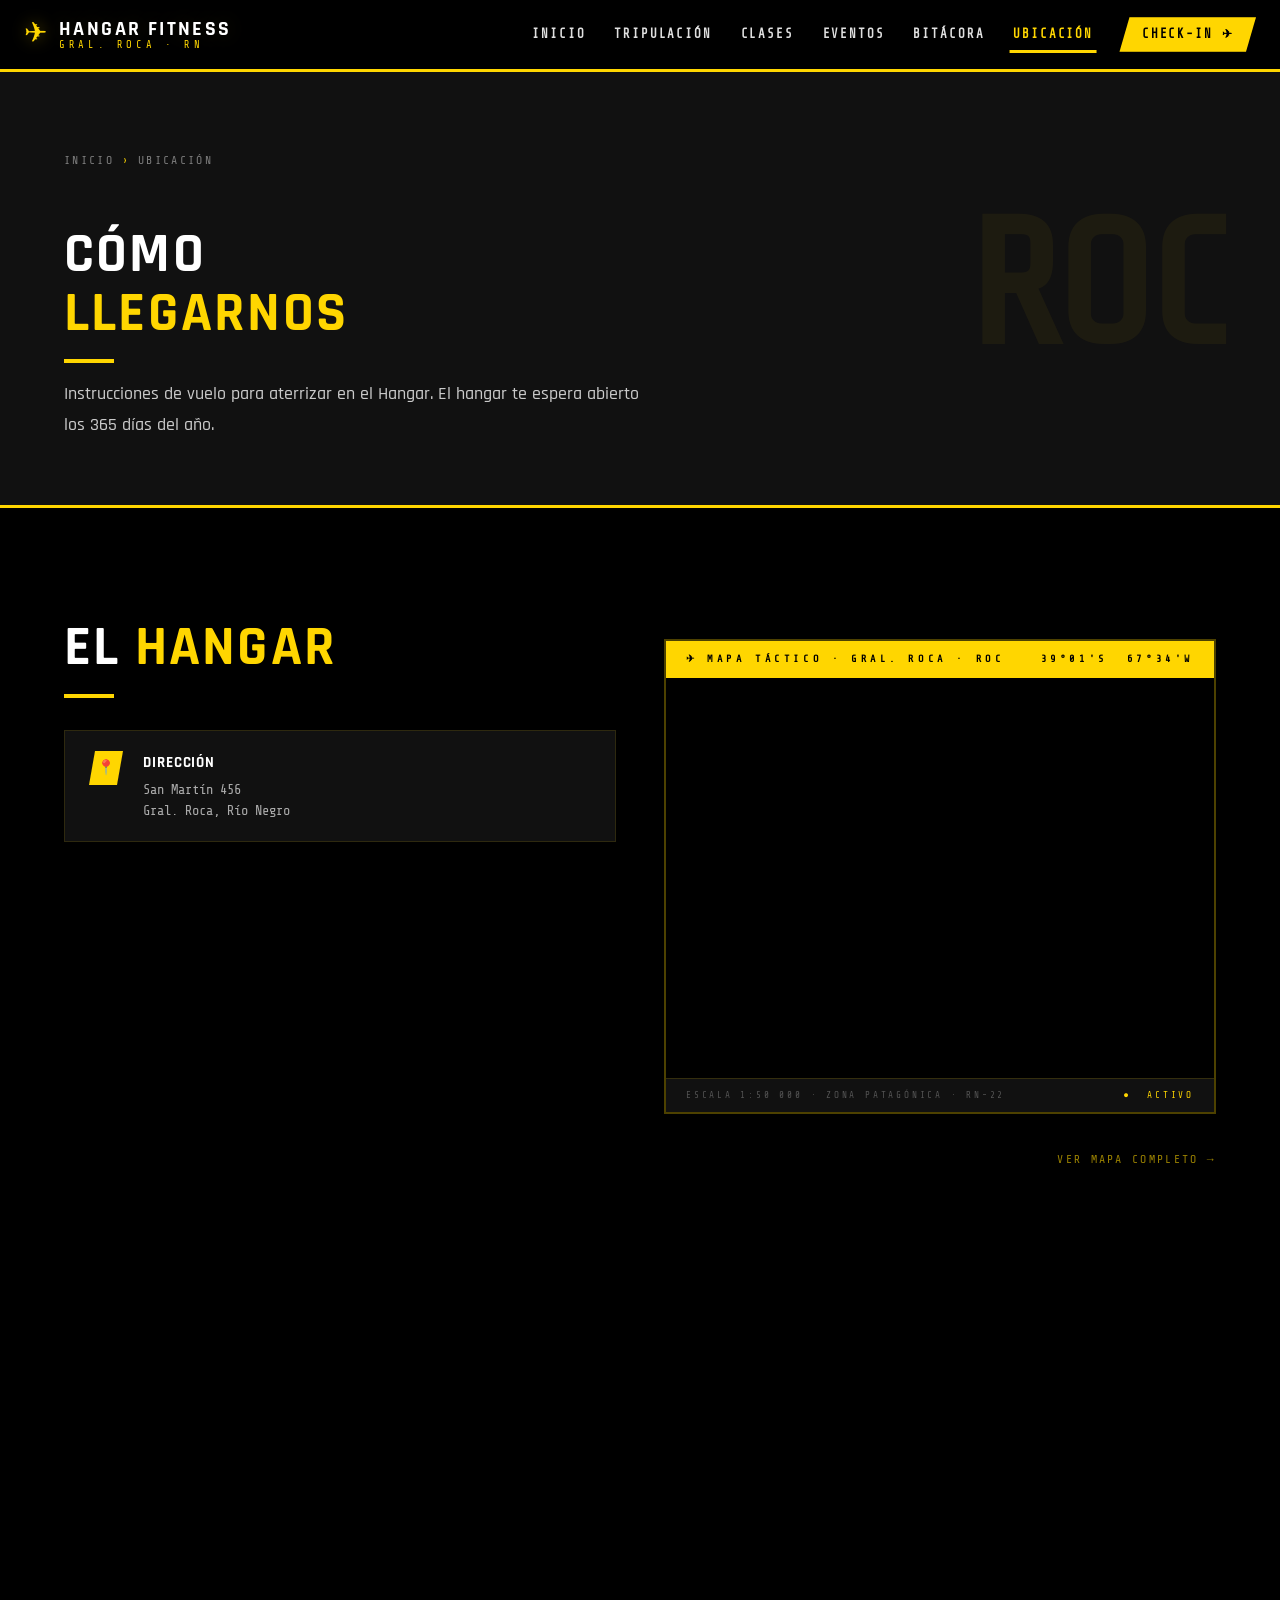
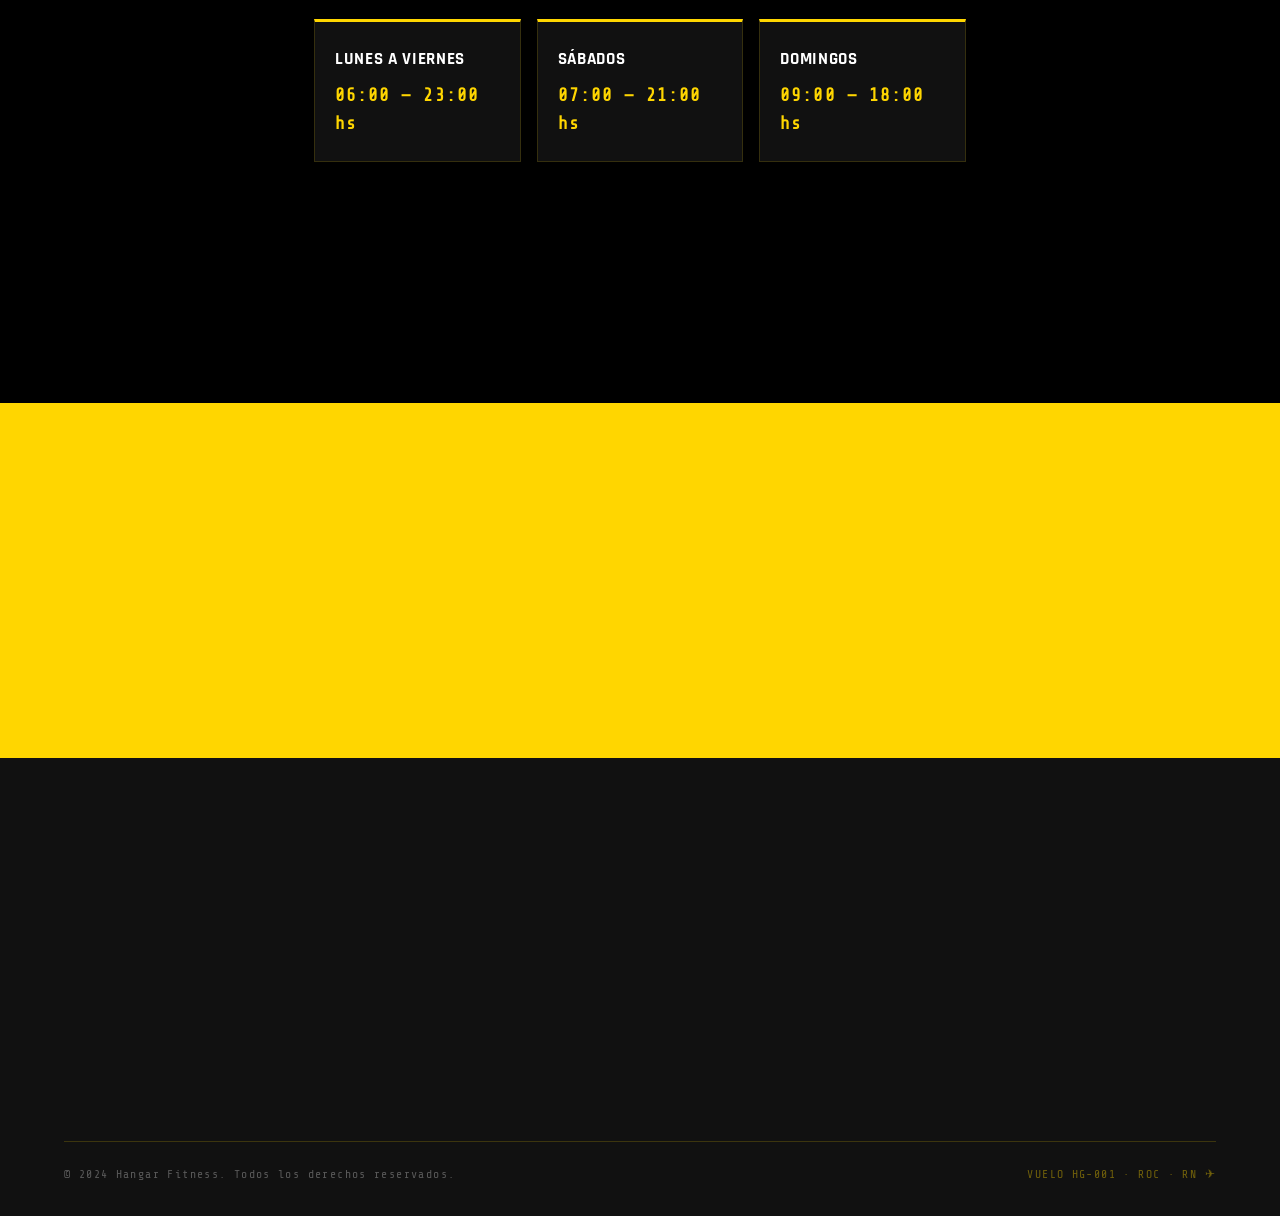
<file: ubicacion.html>
<!DOCTYPE html>
<html lang="es">
<head>
  <meta charset="UTF-8" />
  <meta name="viewport" content="width=device-width, initial-scale=1.0" />
  <title>Ubicación — Hangar Fitness</title>
  <meta name="description" content="Encontranos en San Martín 456, Gral. Roca, Río Negro. Instrucciones de vuelo para llegar al Hangar." />
  <link rel="stylesheet" href="css/styles.css" />
</head>
<body>

<!-- ===== NAVBAR ===== -->
<header>
<nav class="navbar">
  <a href="index.html" class="nav-brand">
    <span class="nav-brand-icon">✈</span>
    <div class="nav-brand-text">
      <span class="nav-brand-name">Hangar Fitness</span>
      <span class="nav-brand-tag">Gral. Roca · RN</span>
    </div>
  </a>
  <input type="checkbox" id="menu-toggle" class="menu-toggle" />
  <label for="menu-toggle" class="hamburger" aria-label="Menú">
    <span></span><span></span><span></span>
  </label>
  <ul class="nav-links">
    <li><a href="index.html">Inicio</a></li>
    <li><a href="quienes-somos.html">Tripulación</a></li>
    <li><a href="planes.html">Clases</a></li>
    <li><a href="eventos.html">Eventos</a></li>
    <li><a href="galeria.html">Bitácora</a></li>
    <li><a href="ubicacion.html" class="active">Ubicación</a></li>
    <li><a href="contacto.html" class="nav-cta">Check-in ✈</a></li>
  </ul>
</nav>
</header>

<!-- ===== PAGE HERO ===== -->
<section class="page-hero">
  <div class="container">
    <div class="breadcrumb">
      <a href="index.html">Inicio</a>
      <span class="breadcrumb-sep">›</span>
      <span>Ubicación</span>
    </div>
    <span class="section-label">&#9992; Coordenadas de llegada</span>
    <h1 class="section-title">Cómo<br><span class="text-yellow">llegarnos</span></h1>
    <div class="deco-line"></div>
    <p class="section-sub">Instrucciones de vuelo para aterrizar en el Hangar. El hangar te espera abierto los 365 días del año.</p>
  </div>
  <div class="page-hero-deco">ROC</div>
</section>

<!-- ===== MAPA + INFO ===== -->
<section class="section">
  <div class="container">
    <div class="two-col" style="gap:3rem;align-items:start;">

      <!-- Info izquierda -->
      <div>
        <span class="section-label">&#9992; Torre de control</span>
        <h2 class="section-title mb-2">El <span class="text-yellow">Hangar</span></h2>
        <div class="deco-line"></div>

        <div style="display:flex;flex-direction:column;gap:1.5rem;margin-top:2rem;">
          <div class="fi-item">
            <div class="fi-step-num">📍</div>
            <div>
              <div class="fi-title">Dirección</div>
              <div class="fi-desc">San Martín 456<br>Gral. Roca, Río Negro</div>
            </div>
          </div>
          <div class="fi-item">
            <div class="fi-step-num">🕐</div>
            <div>
              <div class="fi-title">Horarios de operación</div>
              <div class="fi-desc">
                Lunes a Viernes: 06:00 – 23:00 hs<br>
                Sábados: 07:00 – 21:00 hs<br>
                Domingos: 09:00 – 18:00 hs<br>
                Feriados: 09:00 – 14:00 hs
              </div>
            </div>
          </div>
          <div class="fi-item">
            <div class="fi-step-num">📞</div>
            <div>
              <div class="fi-title">Comunicación directa</div>
              <div class="fi-desc">
                Tel: +54 298 4XX-XXXX<br>
                WhatsApp: +54 9 298 4XX-XXXX<br>
                info@hangarfitness.ar
              </div>
            </div>
          </div>
        </div>

        <div class="mt-3">
          <div class="info-box">
            <span class="info-box-label">Coordenadas GPS</span>
            <p>39°1'60"S 67°34'59"W<br><span style="color:rgba(255,255,255,0.4);font-size:0.82rem;">San Martín 456, Gral. Roca, Río Negro</span></p>
          </div>
        </div>
      </div>

      <!-- Mapa derecha -->
      <div>
        <span class="section-label">&#9992; Mapa de ruta</span>
        <div class="map-tactical mt-2">
          <div class="map-tactical-header">
            <span>&#9992; Mapa táctico · Gral. Roca · ROC</span>
            <span>39°01'S &nbsp;67°34'W</span>
          </div>
          <div class="map-wrapper">
            <iframe
              src="https://www.openstreetmap.org/export/embed.html?bbox=-67.610%2C-39.045%2C-67.555%2C-39.015&layer=mapnik&marker=-39.033%2C-67.583"
              title="Mapa Hangar Fitness - Gral. Roca, Río Negro"
              loading="lazy"
              allowfullscreen
            ></iframe>
          </div>
          <div class="map-tactical-footer">
            <span>Escala 1:50 000 · Zona Patagónica · RN-22</span>
            <span style="color:var(--yellow);"><span class="blink">●</span> &nbsp;Activo</span>
          </div>
        </div>
        <div class="mt-2" style="text-align:right;">
          <a href="https://www.openstreetmap.org/?mlat=-39.033&mlon=-67.583#map=16/-39.033/-67.583"
             target="_blank" rel="noopener"
             style="font-family:var(--mono);font-size:0.72rem;letter-spacing:0.2em;color:rgba(255,214,0,0.6);text-transform:uppercase;">
            Ver mapa completo &#8594;
          </a>
        </div>
      </div>

    </div>
  </div>
</section>


<!-- ===== HORARIOS DETALLE ===== -->
<section class="section">
  <div class="container" style="max-width:700px;">
    <span class="section-label">&#9992; Ventana de aterrizaje</span>
    <h2 class="section-title mb-3">Horarios de <span class="text-yellow">operación</span></h2>

    <style>
      .horario-grid {
        display: grid;
        grid-template-columns: repeat(auto-fit, minmax(200px, 1fr));
        gap: 1rem;
      }
      .horario-card {
        background: var(--dark-2);
        border: 1px solid rgba(255,214,0,0.15);
        border-top: 3px solid var(--yellow);
        padding: 1.5rem 1.25rem;
        display: flex; flex-direction: column; gap: 0.5rem;
      }
      .horario-dia {
        font-family: var(--font); font-weight: 700;
        font-size: 1.05rem; text-transform: uppercase;
        letter-spacing: 0.04em; color: var(--white);
      }
      .horario-rango {
        font-family: var(--mono); font-size: 1.1rem;
        font-weight: 700; color: var(--yellow);
        letter-spacing: 0.06em;
      }
    </style>
    <div class="horario-grid">
      <div class="horario-card">
        <div class="horario-dia">Lunes a Viernes</div>
        <div class="horario-rango">06:00 — 23:00 hs</div>
      </div>
      <div class="horario-card">
        <div class="horario-dia">Sábados</div>
        <div class="horario-rango">07:00 — 21:00 hs</div>
      </div>
      <div class="horario-card">
        <div class="horario-dia">Domingos</div>
        <div class="horario-rango">09:00 — 18:00 hs</div>
      </div>
    </div>

    <div class="mt-2">
      <div class="info-box">
        <span class="info-box-label">Nota de la torre de control</span>
        <p>Los horarios pueden modificarse en fechas especiales como Semana Santa, Navidad y Año Nuevo. Seguinos en redes o consultá a recepción para confirmación.</p>
      </div>
    </div>
  </div>
</section>

<!-- ===== CTA ===== -->
<section class="cta-band">
  <div class="container">
    <span class="section-label">&#9992; Pista despejada</span>
    <h2 class="section-title mb-2">¿Necesitás más info?</h2>
    <p class="section-sub mb-3" style="margin:0 auto 2.5rem;text-align:center;">
      Nuestro equipo en tierra está disponible para resolver todas tus consultas.
    </p>
    <a href="contacto.html" class="btn btn-dark">&#9992; &nbsp;Contactar ahora</a>
  </div>
</section>

<!-- ===== FOOTER ===== -->
<footer class="footer">
  <div class="container">
    <div class="footer-grid">
      <div>
        <span class="footer-brand-icon">✈</span>
        <div class="footer-brand-name">Hangar Fitness</div>
        <span class="footer-brand-tag">Primer Gimnasio Temático · Argentina</span>
        <p class="footer-desc">
          Donde el deporte y la aviación se fusionan en una experiencia única. Entrenamos cuerpo, mente y espíritu con la disciplina de un piloto de élite.
        </p>
        <div class="footer-socials">
          <a href="#" class="social-link" aria-label="Instagram">IG</a>
          <a href="#" class="social-link" aria-label="Facebook">FB</a>
          <a href="#" class="social-link" aria-label="TikTok">TK</a>
          <a href="#" class="social-link" aria-label="YouTube">YT</a>
        </div>
      </div>
      <div>
        <div class="footer-col-title">Vuelos</div>
        <ul class="footer-links">
          <li><a href="index.html">Inicio</a></li>
          <li><a href="quienes-somos.html">Tripulación</a></li>
          <li><a href="planes.html">Clases</a></li>
          <li><a href="eventos.html">Eventos</a></li>
    <li><a href="galeria.html">Bitácora</a></li>
          <li><a href="ubicacion.html">Ubicación</a></li>
        </ul>
      </div>
      <div>
        <div class="footer-col-title">Horarios</div>
        <ul class="footer-links">
          <li><a href="#">Lun–Vie: 06:00–23:00</a></li>
          <li><a href="#">Sáb: 07:00–21:00</a></li>
          <li><a href="#">Dom: 09:00–18:00</a></li>
        </ul>
      </div>
      <div>
        <div class="footer-col-title">Zona de llegadas</div>
        <div class="footer-contact-item">
          <span class="fi-icon">📍</span>
          <span class="fi-text">San Martín 456<br>Gral. Roca, Río Negro</span>
        </div>
        <div class="footer-contact-item">
          <span class="fi-icon">📞</span>
          <span class="fi-text">+54 298 4XX-XXXX</span>
        </div>
        <div class="footer-contact-item">
          <span class="fi-icon">✉</span>
          <span class="fi-text">info@hangarfitness.ar</span>
        </div>
      </div>
    </div>
    <div class="footer-bottom">
      <span class="footer-copy">&copy; 2024 Hangar Fitness. Todos los derechos reservados.</span>
      <span class="footer-code">VUELO HG-001 · ROC · RN ✈</span>
    </div>
  </div>
</footer>

<script src="js/main.js"></script>
</body>
</html>
</file>
<file: css/styles.css>
/* ============================================================
   HANGAR GYM — Primer Gimnasio Temático de Argentina
   styles.css — Shared stylesheet (pure CSS, no JS)
   Paleta: #FFD600 / #000000 / #FFFFFF
============================================================ */

@import url('https://fonts.googleapis.com/css2?family=Rajdhani:wght@500;600;700&family=Share+Tech+Mono&display=swap');

/* ===== VARIABLES ===== */
:root {
  --yellow:   #FFD600;
  --yellow-2: #FFC000;
  --black:    #000000;
  --white:    #FFFFFF;
  --dark:     #0a0a0a;
  --dark-2:   #111111;
  --dark-3:   #1a1a1a;
  --font:     'Rajdhani', sans-serif;
  --mono:     'Share Tech Mono', 'Share Tech', monospace;
  --nav-h:    72px;
  --radius:   0;
  --shadow:   0 8px 40px rgba(255, 214, 0, 0.12);
  --glow:     0 0 24px rgba(255, 214, 0, 0.18);
}

/* ===== RESET ===== */
*, *::before, *::after { box-sizing: border-box; margin: 0; padding: 0; }
html { scroll-behavior: smooth; font-size: 16px; }
body {
  font-family: var(--font);
  font-weight: 500;
  background: var(--black);
  color: var(--white);
  overflow-x: hidden;
  padding-top: var(--nav-h);
  line-height: 1.6;
  /* Page transition */
  opacity: 0;
  transition: opacity 0.32s ease;
}
body.page-loaded  { opacity: 1; }
body.page-leaving { opacity: 0; }
img { max-width: 100%; display: block; height: auto; }
a { text-decoration: none; color: inherit; }
ul, ol { list-style: none; }
input, textarea, select, button { font-family: inherit; }

/* ===== UTILITY ===== */
.container  { max-width: 1200px; margin: 0 auto; padding: 0 1.5rem; }
.section    { padding: 5rem 0; }
.section--dark    { background: var(--dark-2); }
.section--darker  { background: var(--dark-3); }
.section--yellow  { background: var(--yellow); color: var(--black); }
.text-center { text-align: center; }
.text-yellow { color: var(--yellow); }
.text-muted  { color: rgba(255,255,255,0.55); }
.mono        { font-family: var(--mono); }
.fw-700      { font-weight: 700; }
.mb-1 { margin-bottom: 1rem; }
.mb-2 { margin-bottom: 2rem; }
.mb-3 { margin-bottom: 3rem; }
.mt-2 { margin-top: 2rem; }
.mt-3 { margin-top: 3rem; }

/* ===== TYPOGRAPHY ===== */
.section-label {
  font-family: var(--mono);
  font-size: 0.72rem;
  letter-spacing: 0.45em;
  text-transform: uppercase;
  color: var(--yellow);
  display: block;
  margin-bottom: 0.75rem;
}
.section--yellow .section-label { color: rgba(0,0,0,0.5); }

.section-title {
  font-family: var(--font);
  font-size: clamp(2rem, 5vw, 3.5rem);
  font-weight: 700;
  text-transform: uppercase;
  letter-spacing: 0.04em;
  line-height: 1.05;
  margin-bottom: 1rem;
}
.section-sub {
  font-size: 1.1rem;
  color: rgba(255,255,255,0.78);
  max-width: 580px;
  font-weight: 500;
  line-height: 1.75;
}
.section--yellow .section-sub { color: rgba(0,0,0,0.6); }

/* Deco line */
.deco-line {
  width: 50px; height: 4px;
  background: var(--yellow);
  margin: 1rem 0;
}
.deco-line--center { margin: 1rem auto; }

/* Runway divider */
.runway {
  display: flex; align-items: center; gap: 1rem;
  margin: 3rem 0;
}
.runway::before, .runway::after {
  content: '';
  flex: 1; height: 2px;
  background: repeating-linear-gradient(
    90deg, var(--yellow) 0, var(--yellow) 18px,
    transparent 18px, transparent 30px
  );
}
.runway-icon { color: var(--yellow); font-size: 1.4rem; }

/* ===== NAVBAR ===== */
.navbar {
  background: var(--black);
  border-bottom: 3px solid var(--yellow);
  height: var(--nav-h);
  position: fixed;
  top: 0;
  left: 0;
  right: 0;
  z-index: 1000;
  display: flex;
  align-items: center;
  justify-content: space-between;
  padding: 0 1.5rem;
}

/* Brand */
.nav-brand {
  display: flex; align-items: center; gap: 0.75rem;
  color: var(--white); flex-shrink: 0;
}
.nav-brand-icon {
  font-size: 1.75rem; color: var(--yellow);
  animation: sway 4s ease-in-out infinite;
  display: inline-block;
  filter: drop-shadow(0 0 8px rgba(255,214,0,0.4));
}
.nav-brand-text { display: flex; flex-direction: column; line-height: 1.1; }
.nav-brand-name {
  font-size: 1.25rem; font-weight: 700;
  letter-spacing: 0.12em; text-transform: uppercase;
  text-shadow: 0 0 20px rgba(255,214,0,0.15);
}
.nav-brand-tag {
  font-family: var(--mono); font-size: 0.65rem;
  color: var(--yellow); letter-spacing: 0.35em; text-transform: uppercase;
}
@keyframes sway {
  0%,100% { transform: rotate(0deg) translateY(0); }
  50%      { transform: rotate(8deg) translateY(-2px); }
}

/* Checkbox hack — hidden input */
.menu-toggle { display: none; }

/* Hamburger label */
.hamburger {
  display: none; flex-direction: column; gap: 6px;
  cursor: pointer; padding: 4px; flex-shrink: 0;
}
.hamburger span {
  display: block; width: 26px; height: 2px;
  background: var(--yellow);
  transition: all 0.3s cubic-bezier(0.4,0,0.2,1);
  transform-origin: center;
}

/* Nav links */
.nav-links {
  display: flex; align-items: center; gap: 0;
}
.nav-links a {
  font-family: var(--mono); color: rgba(255,255,255,0.88);
  font-size: 0.78rem; letter-spacing: 0.15em;
  text-transform: uppercase; padding: 0.5rem 0.9rem;
  display: block; position: relative;
  transition: color 0.2s;
  font-weight: 600;
}
.nav-links a::after {
  content: ''; position: absolute; bottom: -1px;
  left: 50%; transform: translateX(-50%);
  width: 0; height: 3px; background: var(--yellow);
  transition: width 0.3s ease;
}
.nav-links a:hover        { color: var(--yellow); }
.nav-links a:hover::after { width: 80%; }
.nav-links a.active       { color: var(--yellow); }
.nav-links a.active::after { width: 80%; }

/* CTA nav link */
.nav-cta {
  background: var(--yellow) !important;
  color: var(--black) !important; font-weight: 700 !important;
  margin-left: 0.75rem; padding: 0.45rem 1.4rem !important;
  clip-path: polygon(10px 0%,100% 0%,calc(100% - 10px) 100%,0% 100%);
  transition: background 0.2s, box-shadow 0.2s !important;
  box-shadow: 0 0 16px rgba(255,214,0,0.3) !important;
}
.nav-cta:hover {
  background: var(--white) !important;
  box-shadow: 0 0 24px rgba(255,255,255,0.25) !important;
}
.nav-cta::after { display: none !important; }

/* Navbar scrolled */
.navbar--scrolled {
  background: rgba(0,0,0,0.96) !important;
  backdrop-filter: blur(12px);
  -webkit-backdrop-filter: blur(12px);
  box-shadow: 0 2px 24px rgba(0,0,0,0.6);
}

/* ===== HAMBURGER MEDIA QUERY ===== */
@media (max-width: 920px) {
  .hamburger { display: flex; }

  .nav-links {
    display: none;
    position: absolute;
    top: var(--nav-h); left: 0; width: 100%;
    flex-direction: column;
    background: var(--black);
    border-bottom: 3px solid var(--yellow);
    padding: 0.5rem 0;
    align-items: stretch;
    z-index: 999;
  }
  .nav-links a {
    padding: 0.9rem 1.5rem; font-size: 0.85rem;
    border-bottom: 1px solid rgba(255,214,0,0.08);
  }
  .nav-cta {
    margin: 0.5rem 1.5rem !important;
    text-align: center; justify-content: center;
  }

  /* Toggle open */
  .menu-toggle:checked ~ .nav-links { display: flex; }

  /* X animation */
  .menu-toggle:checked ~ .hamburger span:nth-child(1) { transform: rotate(45deg) translate(5px,6px); }
  .menu-toggle:checked ~ .hamburger span:nth-child(2) { opacity: 0; transform: scaleX(0); }
  .menu-toggle:checked ~ .hamburger span:nth-child(3) { transform: rotate(-45deg) translate(5px,-6px); }
}

/* ===== FOOTER ===== */
.footer {
  background: var(--dark-2);
  border-top: 3px solid var(--yellow);
  padding: 4rem 0 2rem;
}
.footer-grid {
  display: grid;
  grid-template-columns: 2fr 1fr 1fr 1fr;
  gap: 3rem; margin-bottom: 3rem;
}
.footer-brand-icon { font-size: 2.2rem; color: var(--yellow); display: block; margin-bottom: 0.5rem; }
.footer-brand-name {
  font-size: 1.4rem; font-weight: 700;
  letter-spacing: 0.1em; text-transform: uppercase;
}
.footer-brand-tag {
  font-family: var(--mono); font-size: 0.62rem;
  color: var(--yellow); letter-spacing: 0.35em;
  text-transform: uppercase; display: block; margin-bottom: 1rem;
}
.footer-desc {
  font-size: 0.88rem; color: rgba(255,255,255,0.55);
  line-height: 1.7; margin-bottom: 1.5rem;
}
.footer-socials { display: flex; gap: 0.5rem; }
.social-link {
  width: 38px; height: 38px;
  border: 2px solid var(--yellow); color: var(--yellow);
  display: flex; align-items: center; justify-content: center;
  font-family: var(--mono); font-size: 0.75rem; font-weight: 700;
  clip-path: polygon(6px 0%,100% 0%,calc(100% - 6px) 100%,0% 100%);
  transition: all 0.2s; letter-spacing: 0;
}
.social-link:hover { background: var(--yellow); color: var(--black); }

.footer-col-title {
  font-family: var(--mono); font-size: 0.68rem;
  letter-spacing: 0.45em; text-transform: uppercase;
  color: var(--yellow); margin-bottom: 1.5rem;
  padding-bottom: 0.6rem;
  border-bottom: 1px solid rgba(255,214,0,0.25);
}
.footer-links li { margin-bottom: 0.6rem; }
.footer-links a {
  font-family: var(--mono); font-size: 0.9rem;
  color: rgba(255,255,255,0.65);
  letter-spacing: 0.05em; transition: color 0.2s;
  font-weight: 500;
}
.footer-links a:hover { color: var(--yellow); }

.footer-contact-item {
  display: flex; gap: 0.75rem;
  align-items: flex-start; margin-bottom: 1rem;
}
.fi-icon { color: var(--yellow); font-size: 1.1rem; flex-shrink: 0; margin-top: 0.1rem; }
.fi-text  {
  font-family: var(--mono); font-size: 0.88rem;
  color: rgba(255,255,255,0.7); line-height: 1.5;
  font-weight: 500;
}

.footer-bottom {
  border-top: 1px solid rgba(255,214,0,0.18);
  padding-top: 1.5rem;
  display: flex; justify-content: space-between;
  align-items: center; flex-wrap: wrap; gap: 1rem;
}
.footer-copy, .footer-code {
  font-family: var(--mono); font-size: 0.72rem;
  color: rgba(255,255,255,0.3); letter-spacing: 0.12em;
}
.footer-code { color: rgba(255,214,0,0.4); }

/* ===== HERO (HOME) ===== */
.hero {
  min-height: calc(100vh - var(--nav-h));
  background: var(--black);
  display: flex; align-items: center;
  padding: 4rem 0;
  position: relative; overflow: hidden;
}
.hero::before {
  content: '';
  position: absolute; inset: 0; pointer-events: none;
  background:
    repeating-linear-gradient(0deg, transparent, transparent 80px,
      rgba(255,214,0,0.03) 80px, rgba(255,214,0,0.03) 81px),
    repeating-linear-gradient(90deg, transparent, transparent 80px,
      rgba(255,214,0,0.03) 80px, rgba(255,214,0,0.03) 81px);
}
.hero-content { position: relative; z-index: 2; }
.hero-deco {
  position: absolute; right: 3%; top: 50%;
  transform: translateY(-50%);
  font-size: clamp(8rem, 18vw, 16rem);
  color: rgba(255,214,0,0.05); pointer-events: none;
  line-height: 1;
  animation: float 6s ease-in-out infinite;
}
@keyframes float {
  0%,100% { transform: translateY(-50%) rotate(12deg); }
  50%      { transform: translateY(calc(-50% - 18px)) rotate(16deg); }
}

.hero-eyebrow {
  display: flex; align-items: center; gap: 1rem;
  font-family: var(--mono); font-size: 0.82rem;
  letter-spacing: 0.5em; color: var(--yellow);
  text-transform: uppercase; margin-bottom: 1.5rem;
  font-weight: 600;
}
.hero-eyebrow::before {
  content: ''; width: 36px; height: 2px; background: var(--yellow);
}
.hero-badge {
  display: inline-flex; align-items: center; gap: 0.75rem;
  background: var(--yellow); color: var(--black);
  padding: 0.45rem 1.3rem;
  font-family: var(--mono); font-size: 0.75rem;
  letter-spacing: 0.3em; text-transform: uppercase; font-weight: 700;
  margin-bottom: 1.5rem;
  box-shadow: 0 0 20px rgba(255,214,0,0.35);
}

.hero-title {
  font-size: clamp(3.5rem, 8vw, 7rem);
  font-weight: 700; text-transform: uppercase;
  letter-spacing: -0.02em; line-height: 0.92;
  margin-bottom: 1.5rem;
}
.hero-title .block-solid  { display: block; color: var(--white); }
.hero-title .block-yellow { display: block; color: var(--yellow); }
.hero-title .block-outline {
  display: block; color: transparent;
  -webkit-text-stroke: 2px rgba(255,255,255,0.35);
}

.hero-subtitle {
  font-size: 1.15rem; color: rgba(255,255,255,0.82);
  max-width: 480px; margin-bottom: 2.5rem;
  line-height: 1.8; font-weight: 500;
}
.hero-ctas { display: flex; gap: 1rem; flex-wrap: wrap; margin-bottom: 3rem; }

.hero-info-bar {
  display: flex; gap: 2.5rem; flex-wrap: wrap;
  padding-top: 2rem;
  border-top: 1px solid rgba(255,214,0,0.18);
}
.hib-item { display: flex; flex-direction: column; gap: 0.2rem; }
.hib-label {
  font-family: var(--mono); font-size: 0.65rem;
  letter-spacing: 0.4em; color: rgba(255,255,255,0.5);
  text-transform: uppercase; font-weight: 600;
}
.hib-value {
  font-family: var(--mono); font-size: 1.1rem;
  color: var(--yellow); letter-spacing: 0.1em;
  font-weight: 700;
  text-shadow: 0 0 12px rgba(255,214,0,0.4);
}

/* ===== BUTTONS ===== */
.btn {
  display: inline-flex; align-items: center; gap: 0.75rem;
  font-family: var(--mono); font-size: 0.82rem;
  letter-spacing: 0.2em; text-transform: uppercase; font-weight: 700;
  padding: 0.95rem 2rem; cursor: pointer;
  transition: all 0.3s ease; border: none;
}
.btn-primary {
  background: var(--yellow); color: var(--black);
  clip-path: polygon(14px 0%,100% 0%,calc(100% - 14px) 100%,0% 100%);
}
.btn-primary:hover { background: var(--white); transform: translateY(-2px); }
.btn-outline {
  background: transparent; color: var(--yellow);
  border: 2px solid var(--yellow);
  clip-path: polygon(14px 0%,100% 0%,calc(100% - 14px) 100%,0% 100%);
}
.btn-outline:hover { background: var(--yellow); color: var(--black); }
.btn-dark {
  background: var(--black); color: var(--yellow);
  border: 2px solid var(--yellow);
  clip-path: polygon(14px 0%,100% 0%,calc(100% - 14px) 100%,0% 100%);
}
.btn-dark:hover { background: var(--yellow); color: var(--black); }

/* ===== HERO IMAGES ===== */
.hero-img-wrap {
  position: absolute;
  top: 50%;
  height: 88%;
  width: 21%;
  max-width: 300px;
  min-width: 180px;
  z-index: 1;
  overflow: hidden;
  border: 2px solid rgba(255,214,0,0.35);
  box-shadow: 0 24px 64px rgba(0,0,0,0.7), 0 0 0 1px rgba(255,214,0,0.08);
}
.hero-img-wrap img {
  width: 100%;
  height: 100%;
  object-fit: cover;
  object-position: center top;
  display: block;
}
.hero-img-left {
  left: 4%;
  animation: heroImgLeft 1s cubic-bezier(0.16,1,0.3,1) 0.35s both;
}
.hero-img-right {
  right: 3%;
  animation: heroImgRight 1s cubic-bezier(0.16,1,0.3,1) 0.55s both;
}
@keyframes heroImgLeft {
  from { opacity: 0; transform: translateY(-50%) rotate(-12deg) translateX(-90px); }
  to   { opacity: 1; transform: translateY(-50%) rotate(-12deg); }
}
@keyframes heroImgRight {
  from { opacity: 0; transform: translateY(-50%) translateX(90px); }
  to   { opacity: 1; transform: translateY(-50%); }
}
@media (prefers-reduced-motion: reduce) {
  .hero-img-left  { animation: none; opacity: 1; transform: translateY(-50%) rotate(-12deg); }
  .hero-img-right { animation: none; opacity: 1; transform: translateY(-50%); }
}
@media (max-width: 1024px) {
  .hero-img-left, .hero-img-right { display: none; }
}

/* ===== PAGE HERO (interior) ===== */
.page-hero {
  background: var(--dark-2);
  padding: 5rem 0 4rem;
  border-bottom: 3px solid var(--yellow);
  position: relative; overflow: hidden;
}
.page-hero-deco {
  position: absolute; right: 4%; top: 50%;
  transform: translateY(-50%);
  font-size: clamp(5rem, 15vw, 11rem);
  color: rgba(255,214,0,0.05); pointer-events: none;
  font-family: var(--mono); font-weight: 700;
  letter-spacing: -0.05em; text-transform: uppercase;
}
.breadcrumb {
  display: flex; align-items: center; gap: 0.5rem;
  font-family: var(--mono); font-size: 0.68rem;
  letter-spacing: 0.2em; color: rgba(255,255,255,0.3);
  text-transform: uppercase; margin-bottom: 1.5rem;
}
.breadcrumb a { transition: color 0.2s; }
.breadcrumb a:hover { color: var(--yellow); }
.breadcrumb-sep { color: var(--yellow); }

/* ===== DEPARTURE BOARD ===== */
.dep-board {
  border: 1px solid rgba(255,214,0,0.2);
  border-top: 4px solid var(--yellow);
  overflow: hidden; background: var(--dark-2);
}
.dep-board-header {
  background: var(--yellow); color: var(--black);
  padding: 0.75rem 1.5rem;
  display: flex; justify-content: space-between; align-items: center;
  font-family: var(--mono); font-size: 0.72rem;
  letter-spacing: 0.3em; text-transform: uppercase; font-weight: 700;
}
.dep-board-cols {
  display: grid; grid-template-columns: 80px 1fr 1fr 1fr 100px;
  padding: 0.6rem 1.5rem;
  background: rgba(255,214,0,0.06);
  font-family: var(--mono); font-size: 0.75rem;
  letter-spacing: 0.2em; color: rgba(255,255,255,0.6);
  text-transform: uppercase; font-weight: 600;
  border-bottom: 1px solid rgba(255,214,0,0.15);
}
.dep-row {
  display: grid; grid-template-columns: 80px 1fr 1fr 1fr 100px;
  padding: 0.9rem 1.5rem;
  border-bottom: 1px solid rgba(255,255,255,0.04);
  font-family: var(--mono); font-size: 0.88rem;
  align-items: center;
  transition: background 0.2s;
}
.dep-row:hover { background: rgba(255,214,0,0.04); }
.dep-flight { color: var(--yellow); letter-spacing: 0.1em; font-weight: 700; }
.dep-status {
  display: inline-block; font-size: 0.7rem; padding: 0.22rem 0.65rem;
  text-transform: uppercase; letter-spacing: 0.1em; font-weight: 700;
}
.dep-status--open     { background: rgba(0,200,100,0.15);  color: #00c864; }
.dep-status--boarding { background: rgba(255,214,0,0.15);  color: var(--yellow); }
.dep-status--soon     { background: rgba(255,100,50,0.15); color: #ff6432; }
.dep-status--full     { background: rgba(255,255,255,0.08); color: rgba(255,255,255,0.3); }

/* ===== BOARDING PASS CARD ===== */
.bp-card {
  background: var(--dark-2);
  border: 1px solid rgba(255,214,0,0.15);
  position: relative; overflow: hidden;
  transition: transform 0.3s ease, border-color 0.3s ease, box-shadow 0.3s;
}
.bp-card:hover {
  transform: translateY(-6px);
  border-color: var(--yellow);
  box-shadow: var(--shadow);
}
.bp-card::before {
  content: ''; position: absolute; top: 0; left: 0; right: 0;
  height: 4px; background: var(--yellow);
}
.bp-top {
  padding: 1.5rem 1.5rem 1.25rem;
  border-bottom: 2px dashed rgba(255,214,0,0.25);
}
.bp-route {
  display: flex; align-items: center;
  justify-content: space-between; margin-bottom: 1.25rem;
}
.bp-origin, .bp-dest { display: flex; flex-direction: column; align-items: center; }
.bp-iata {
  font-family: var(--mono); font-size: 2.2rem; font-weight: 700;
  color: var(--yellow); line-height: 1; letter-spacing: -0.02em;
}
.bp-city-name {
  font-family: var(--mono); font-size: 0.6rem;
  color: rgba(255,255,255,0.4); letter-spacing: 0.1em; text-align: center;
}
.bp-plane-icon { font-size: 1.3rem; color: var(--yellow); }

.bp-title {
  font-size: 1.3rem; font-weight: 700;
  text-transform: uppercase; letter-spacing: 0.05em;
  margin-bottom: 0.5rem;
}
.bp-desc {
  font-size: 0.85rem; color: rgba(255,255,255,0.55); line-height: 1.55;
}
.bp-bottom {
  padding: 1rem 1.5rem;
  display: grid; grid-template-columns: 1fr 1fr; gap: 0.75rem;
}
.bp-field { display: flex; flex-direction: column; gap: 0.18rem; }
.bp-field-label {
  font-family: var(--mono); font-size: 0.58rem;
  letter-spacing: 0.35em; color: rgba(255,255,255,0.35);
  text-transform: uppercase;
}
.bp-field-value {
  font-family: var(--mono); font-size: 0.85rem; color: var(--white);
}
.bp-stub {
  background: rgba(255,214,0,0.06);
  border-top: 1px dashed rgba(255,214,0,0.25);
  padding: 0.7rem 1.5rem;
  display: flex; justify-content: space-between; align-items: center;
}
.bp-barcode {
  display: flex; gap: 3px; align-items: flex-end;
}
.bp-barcode span {
  display: block; width: 3px; background: var(--yellow); opacity: 0.6;
}
.bp-barcode span:nth-child(1) { height: 18px; }
.bp-barcode span:nth-child(2) { height: 26px; }
.bp-barcode span:nth-child(3) { height: 14px; }
.bp-barcode span:nth-child(4) { height: 22px; }
.bp-barcode span:nth-child(5) { height: 18px; }
.bp-barcode span:nth-child(6) { height: 30px; }
.bp-barcode span:nth-child(7) { height: 16px; }
.bp-barcode span:nth-child(8) { height: 24px; }
.bp-barcode span:nth-child(9) { height: 20px; }
.bp-num {
  font-family: var(--mono); font-size: 0.68rem;
  color: rgba(255,214,0,0.5); letter-spacing: 0.2em;
}

/* Cards grid */
.cards-grid { display: grid; grid-template-columns: repeat(auto-fit,minmax(300px,1fr)); gap: 1.5rem; }
.cards-grid-4 { display: grid; grid-template-columns: repeat(auto-fit,minmax(260px,1fr)); gap: 1.5rem; }

/* ===== PLAN CARDS ===== */
.plans-grid {
  display: grid; grid-template-columns: repeat(3,1fr);
  gap: 1.5rem; align-items: start;
}
.plan-card {
  background: var(--dark-2);
  border: 2px solid rgba(255,214,0,0.2);
  position: relative; overflow: hidden;
  transition: border-color 0.3s, transform 0.3s, box-shadow 0.3s;
}
.plan-card:hover {
  border-color: var(--yellow); transform: translateY(-8px);
  box-shadow: 0 20px 50px rgba(255,214,0,0.1);
}
.plan-card--featured {
  border-color: var(--yellow); transform: translateY(-4px);
}
.plan-card--featured:hover { transform: translateY(-12px); }

.plan-ribbon {
  position: absolute; top: 0; right: 0;
  background: var(--yellow); color: var(--black);
  font-family: var(--mono); font-size: 0.62rem;
  letter-spacing: 0.2em; text-transform: uppercase;
  font-weight: 700; padding: 0.35rem 1rem;
}
.plan-header {
  padding: 2rem 2rem 1.5rem;
  border-bottom: 1px solid rgba(255,214,0,0.15);
}
.plan-class {
  font-family: var(--mono); font-size: 0.68rem;
  letter-spacing: 0.4em; color: var(--yellow);
  text-transform: uppercase; margin-bottom: 0.4rem;
}
.plan-name {
  font-size: 2rem; font-weight: 700;
  text-transform: uppercase; letter-spacing: 0.05em;
  line-height: 1; margin-bottom: 1.25rem;
}
.plan-price { display: flex; align-items: flex-start; gap: 0.2rem; }
.plan-currency {
  font-family: var(--mono); font-size: 1rem;
  color: rgba(255,255,255,0.5); margin-top: 0.6rem;
}
.plan-amount {
  font-family: var(--mono); font-size: 3.2rem;
  font-weight: 700; color: var(--yellow); line-height: 1;
}
.plan-period {
  font-family: var(--mono); font-size: 0.72rem;
  color: rgba(255,255,255,0.35); align-self: flex-end; margin-bottom: 0.4rem;
}

.plan-body { padding: 1.5rem 2rem 2rem; }
.plan-features { display: flex; flex-direction: column; gap: 0.75rem; margin-bottom: 2rem; }
.plan-feature {
  display: flex; align-items: center; gap: 0.75rem;
  font-family: var(--mono); font-size: 0.85rem; color: rgba(255,255,255,0.8);
}
.plan-check { color: var(--yellow); flex-shrink: 0; }
.plan-feature--off { color: rgba(255,255,255,0.25); }
.plan-feature--off .plan-check { color: rgba(255,255,255,0.15); }

/* ===== STATS ROW ===== */
.stats-row {
  display: grid; grid-template-columns: repeat(4,1fr);
  border: 1px solid rgba(255,214,0,0.15);
}
.stat-item {
  padding: 2.5rem 1.5rem; text-align: center;
  border-right: 1px solid rgba(255,214,0,0.15);
}
.stat-item:last-child { border-right: none; }
.stat-number {
  font-family: var(--mono); font-size: 3.5rem; font-weight: 700;
  color: var(--yellow); line-height: 1; display: block;
  text-shadow: 0 0 30px rgba(255,214,0,0.3);
}
.stat-label {
  font-family: var(--mono); font-size: 0.72rem;
  letter-spacing: 0.35em; color: rgba(255,255,255,0.6);
  text-transform: uppercase; margin-top: 0.5rem; display: block;
  font-weight: 600;
}

/* ===== CREW CARDS ===== */
.team-grid { display: grid; grid-template-columns: repeat(auto-fit,minmax(210px,1fr)); gap: 1.5rem; }
.crew-card {
  background: var(--dark-2); border: 1px solid rgba(255,214,0,0.15);
  overflow: hidden; transition: border-color 0.3s, transform 0.3s;
}
.crew-card:hover { border-color: var(--yellow); transform: translateY(-5px); }
.crew-photo-wrap {
  width: 100%; height: 220px; overflow: hidden;
  background: var(--dark-3); display: flex;
  align-items: center; justify-content: center;
}
.crew-photo-placeholder {
  font-size: 4.5rem; color: rgba(255,214,0,0.25);
}
.crew-info { padding: 1.25rem; border-top: 3px solid var(--yellow); }
.crew-role {
  font-family: var(--mono); font-size: 0.62rem;
  letter-spacing: 0.38em; color: var(--yellow);
  text-transform: uppercase; margin-bottom: 0.3rem;
}
.crew-name {
  font-size: 1.15rem; font-weight: 700;
  text-transform: uppercase; letter-spacing: 0.04em; margin-bottom: 0.5rem;
}
.crew-bio {
  font-size: 0.82rem; color: rgba(255,255,255,0.5); line-height: 1.55;
}

/* ===== GALLERY ===== */
.gallery-grid {
  display: grid; grid-template-columns: repeat(3,1fr);
  grid-auto-rows: 260px; gap: 4px;
}
.gallery-item {
  overflow: hidden; position: relative;
  background: var(--dark-3); cursor: pointer;
}
.gallery-item--wide { grid-column: span 2; }
.gallery-item--tall { grid-row: span 2; }
.gallery-placeholder {
  width: 100%; height: 100%;
  display: flex; align-items: center; justify-content: center;
  flex-direction: column; gap: 1rem; padding: 2rem;
}
.gallery-ph-icon { font-size: 3rem; color: rgba(255,214,0,0.2); }
.gallery-ph-text {
  font-family: var(--mono); font-size: 0.72rem;
  letter-spacing: 0.35em; color: rgba(255,255,255,0.15);
  text-transform: uppercase; text-align: center;
}

/* Gallery images */
.gallery-img {
  position: absolute;
  inset: 0;
  width: 100%;
  height: 100%;
  object-fit: cover;
  object-position: center;
  transition: transform 0.45s ease;
}
.gallery-item:hover .gallery-img { transform: scale(1.04); }

.gallery-overlay {
  position: absolute; inset: 0;
  background: linear-gradient(to top, rgba(0,0,0,0.85) 0%, rgba(0,0,0,0.2) 50%, transparent 100%);
  opacity: 0; transition: opacity 0.35s ease;
  display: flex; align-items: flex-end; padding: 1.5rem;
}
.gallery-item:hover .gallery-overlay { opacity: 1; }
.gallery-caption {
  font-family: var(--mono); font-size: 0.78rem;
  letter-spacing: 0.25em; text-transform: uppercase; color: var(--yellow);
}

/* ===== CONTACT FORM ===== */
.form-wrapper {
  border: 1px solid rgba(255,214,0,0.15);
  border-top: 4px solid var(--yellow);
  padding: 2.5rem; background: var(--dark-2);
}
.checkin-tag {
  font-family: var(--mono); font-size: 0.68rem;
  letter-spacing: 0.4em; color: var(--yellow);
  text-transform: uppercase; margin-bottom: 0.35rem; display: block;
}
.form-grid { display: grid; grid-template-columns: 1fr 1fr; gap: 1.5rem; }
.form-group { display: flex; flex-direction: column; gap: 0.5rem; }
.form-group--full { grid-column: span 2; }
.form-label {
  font-family: var(--mono); font-size: 0.68rem;
  letter-spacing: 0.35em; color: rgba(255,255,255,0.45);
  text-transform: uppercase;
}
.form-input,
.form-textarea,
.form-select {
  background: rgba(255,255,255,0.04);
  border: 1px solid rgba(255,214,0,0.18);
  color: var(--white); padding: 0.85rem 1rem;
  font-family: var(--mono); font-size: 0.9rem;
  letter-spacing: 0.05em; outline: none; width: 100%;
  transition: border-color 0.2s, background 0.2s;
}
.form-input:focus,
.form-textarea:focus,
.form-select:focus {
  border-color: var(--yellow);
  background: rgba(255,214,0,0.04);
}
.form-input::placeholder,
.form-textarea::placeholder { color: rgba(255,255,255,0.18); }
.form-textarea { resize: vertical; min-height: 120px; }
.form-select option { background: var(--dark-2); }

/* ===== MAP ===== */
.map-wrapper {
  width: 100%; height: 450px;
  border: 2px solid var(--yellow);
  overflow: hidden; position: relative;
}
.map-wrapper iframe {
  width: 100%; height: 100%; border: none;
  filter: invert(92%) hue-rotate(180deg) saturate(0.7);
}

/* ===== SPONSORS ===== */
.sponsors-bar {
  background: var(--dark-2);
  border-top: 1px solid rgba(255,214,0,0.08);
  border-bottom: 1px solid rgba(255,214,0,0.08);
  padding: 2rem 0;
}
.sponsors-label {
  font-family: var(--mono); font-size: 0.68rem;
  letter-spacing: 0.5em; color: rgba(255,255,255,0.25);
  text-transform: uppercase; text-align: center; margin-bottom: 1.5rem;
}
.sponsors-list {
  display: flex; justify-content: center;
  align-items: center; gap: 3rem; flex-wrap: wrap;
}
.sponsor {
  font-family: var(--mono); font-size: 1rem; font-weight: 700;
  letter-spacing: 0.25em; text-transform: uppercase;
  color: rgba(255,255,255,0.18); transition: color 0.3s; cursor: default;
}
.sponsor:hover { color: rgba(255,214,0,0.5); }

/* ===== INFO BOXES ===== */
.info-box {
  background: rgba(255,214,0,0.04);
  border: 1px solid rgba(255,214,0,0.18);
  border-left: 4px solid var(--yellow);
  padding: 1.5rem 1.75rem;
}
.info-box-label {
  font-family: var(--mono); font-size: 0.65rem;
  letter-spacing: 0.4em; color: var(--yellow);
  text-transform: uppercase; margin-bottom: 0.6rem; display: block;
}
.info-box p { font-size: 0.92rem; color: rgba(255,255,255,0.7); line-height: 1.7; }

/* ===== FLIGHT INSTRUCTIONS ===== */
.fi-list { display: flex; flex-direction: column; gap: 1rem; }
.fi-item {
  background: var(--dark-2); border: 1px solid rgba(255,214,0,0.12);
  padding: 1.25rem 1.5rem;
  display: flex; gap: 1.25rem; align-items: flex-start;
  transition: border-color 0.3s;
}
.fi-item:hover { border-color: var(--yellow); }
.fi-step-num {
  background: var(--yellow); color: var(--black);
  width: 34px; height: 34px; flex-shrink: 0;
  display: flex; align-items: center; justify-content: center;
  font-family: var(--mono); font-size: 0.9rem; font-weight: 700;
  clip-path: polygon(6px 0%,100% 0%,calc(100% - 6px) 100%,0% 100%);
}
.fi-title {
  font-size: 0.95rem; font-weight: 700;
  text-transform: uppercase; letter-spacing: 0.06em; margin-bottom: 0.3rem;
}
.fi-desc { font-size: 0.82rem; color: rgba(255,255,255,0.5); font-family: var(--mono); line-height: 1.5; }

/* ===== CTA BAND ===== */
.cta-band {
  background: var(--yellow); color: var(--black);
  padding: 4rem 0; text-align: center;
}
.cta-band .section-sub { color: rgba(0,0,0,0.65); }
.cta-band .section-label { color: rgba(0,0,0,0.45); }
.cta-band .section-title { font-size: clamp(2rem,5vw,3rem); }

/* ===== LEVEL BADGE ===== */
.level-badge {
  display: inline-block; padding: 0.22rem 0.75rem;
  font-family: var(--mono); font-size: 0.65rem;
  letter-spacing: 0.2em; text-transform: uppercase; font-weight: 700;
}
.level--basic    { background: rgba(0,200,100,0.15); color: #00c864; }
.level--inter    { background: rgba(255,214,0,0.15);  color: var(--yellow); }
.level--advanced { background: rgba(255,100,50,0.15); color: #ff6432; }

/* ===== HR ===== */
.hr-y { border: none; height: 1px; background: rgba(255,214,0,0.15); margin: 3rem 0; }

/* ===== TWO COLUMN ===== */
.two-col { display: grid; grid-template-columns: 1fr 1fr; gap: 4rem; align-items: center; }
.two-col--40-60 { grid-template-columns: 2fr 3fr; }
.three-col { display: grid; grid-template-columns: repeat(3,1fr); gap: 2rem; }

/* ===== VISION/MISSION CARDS ===== */
.vm-card {
  background: var(--dark-3); border: 1px solid rgba(255,214,0,0.15);
  padding: 2rem; position: relative;
}
.vm-card::before {
  content: ''; position: absolute; top: 0; left: 0; right: 0; height: 3px;
  background: var(--yellow);
}
.vm-icon { font-size: 2rem; color: var(--yellow); margin-bottom: 1rem; }
.vm-label {
  font-family: var(--mono); font-size: 0.68rem;
  letter-spacing: 0.4em; color: var(--yellow);
  text-transform: uppercase; margin-bottom: 0.75rem; display: block;
}
.vm-text { font-size: 0.95rem; color: rgba(255,255,255,0.65); line-height: 1.75; }

/* ===== DECORATIVE PLANE ===== */
.deco-plane-bg {
  position: relative; background: var(--dark-3);
  display: flex; align-items: center; justify-content: center;
  min-height: 350px; overflow: hidden;
}
.deco-plane-bg::before {
  content: '✈'; font-size: 14rem; color: rgba(255,214,0,0.07);
  position: absolute; transform: rotate(30deg);
  font-family: sans-serif;
}
.deco-plane-inner {
  position: relative; z-index: 1; text-align: center; padding: 3rem;
}

/* ===== BLINK ===== */
.blink { animation: blink 1.2s step-start infinite; }
@keyframes blink { 50% { opacity: 0; } }

/* ===== ANIMATIONS ===== */
@keyframes fadeInUp {
  from { opacity: 0; transform: translateY(25px); }
  to   { opacity: 1; transform: translateY(0); }
}
.anim-up { animation: fadeInUp 0.6s ease forwards; }
.anim-up-2 { animation: fadeInUp 0.6s 0.15s ease both; }
.anim-up-3 { animation: fadeInUp 0.6s 0.3s ease both; }

/* ===== RESPONSIVE ===== */
@media (max-width: 1024px) {
  .plans-grid { grid-template-columns: 1fr 1fr; }
  .plan-card--featured { transform: none; }
  .two-col { grid-template-columns: 1fr; gap: 2.5rem; }
  .two-col--40-60 { grid-template-columns: 1fr; }
  .three-col { grid-template-columns: 1fr 1fr; }
  .footer-grid { grid-template-columns: 1fr 1fr; gap: 2.5rem; }
  .stats-row { grid-template-columns: 1fr 1fr; }
  .stat-item:nth-child(2) { border-right: none; }
  .stat-item { border-bottom: 1px solid rgba(255,214,0,0.15); }
  .stat-item:last-child { border-bottom: none; }
  .dep-board-cols, .dep-row { grid-template-columns: 70px 1fr 1fr 100px; }
  .dep-board-cols > *:nth-child(4),
  .dep-row > *:nth-child(4) { display: none; }
}

@media (max-width: 768px) {
  .section { padding: 3.5rem 0; }
  .plans-grid { grid-template-columns: 1fr; }
  .gallery-grid { grid-template-columns: 1fr 1fr; grid-auto-rows: 200px; }
  .gallery-item--wide { grid-column: span 2; }
  .gallery-item--tall { grid-row: span 1; }
  .form-grid { grid-template-columns: 1fr; }
  .form-group--full { grid-column: span 1; }
  .map-wrapper { height: 320px; }
  .three-col { grid-template-columns: 1fr; }
  .dep-board-cols, .dep-row { grid-template-columns: 60px 1fr 90px; }
  .dep-board-cols > *:nth-child(3),
  .dep-row > *:nth-child(3),
  .dep-board-cols > *:nth-child(4),
  .dep-row > *:nth-child(4) { display: none; }
}

@media (max-width: 540px) {
  .section { padding: 2.5rem 0; }
  .hero-title { font-size: clamp(2.8rem,12vw,4.5rem); }
  .footer-grid { grid-template-columns: 1fr; }
  .gallery-grid { grid-template-columns: 1fr; }
  .gallery-item--wide { grid-column: span 1; }
  .stats-row { grid-template-columns: 1fr 1fr; }
  .stat-number { font-size: 2.5rem; }
  .form-wrapper { padding: 1.5rem; }
  .plan-card--featured { transform: none; }
  .page-hero { padding: 3rem 0 2.5rem; }
  .page-hero-deco { display: none; }
}

/* ===== BANNER PUBLICITARIO ROTATIVO ===== */
/* Auto: 5 slides × 6s = 30s. Manual: radio buttons (CSS :has) */

/* Radios ocultos */
.banner-radio { display: none; }

/* ---- Contenedor ---- */
.adbanner-wrap {
  position: relative;
  width: 100%;
  height: 480px;
  overflow: hidden;
  background: var(--dark-3);
}

/* ---- Slides ---- */
.adslide {
  position: absolute;
  inset: 0;
  opacity: 0;
  transition: opacity 0.6s ease;
  animation: adCycle 30s infinite;
}
.adslide--1 { animation-delay:  0s; }
.adslide--2 { animation-delay:  6s; }
.adslide--3 { animation-delay: 12s; }
.adslide--4 { animation-delay: 18s; }
.adslide--5 { animation-delay: 24s; }

@keyframes adCycle {
  0%   { opacity: 0; }
  3%   { opacity: 1; }
  17%  { opacity: 1; }
  20%  { opacity: 0; }
  100% { opacity: 0; }
}

/* ---- Modo manual: cualquier radio checked detiene la animación ---- */
.adbanner-wrap:has(.banner-radio:checked) .adslide {
  animation: none;
  opacity: 0;
}
.adbanner-wrap:has(#b1:checked) .adslide--1 { opacity: 1; }
.adbanner-wrap:has(#b2:checked) .adslide--2 { opacity: 1; }
.adbanner-wrap:has(#b3:checked) .adslide--3 { opacity: 1; }
.adbanner-wrap:has(#b4:checked) .adslide--4 { opacity: 1; }
.adbanner-wrap:has(#b5:checked) .adslide--5 { opacity: 1; }

/* ---- Imagen ---- */
.adslide-img {
  width: 100%; height: 100%;
  object-fit: cover; object-position: center;
  display: block;
  position: relative; z-index: 1;
}

/* ---- Placeholder (cuando no hay imagen) ---- */
.adslide-placeholder {
  position: absolute; inset: 0; z-index: 0;
  display: flex; flex-direction: column;
  align-items: center; justify-content: center; gap: 0.6rem;
  background: var(--dark-3);
  border: 2px dashed rgba(255,214,0,0.2);
}
.adslide-ph-num {
  font-family: var(--mono); font-size: 1rem;
  letter-spacing: 0.4em; color: var(--yellow);
  text-transform: uppercase; font-weight: 700;
}
.adslide-ph-res {
  font-family: var(--mono); font-size: 0.75rem;
  letter-spacing: 0.25em; color: rgba(255,255,255,0.35);
  text-transform: uppercase;
}
.adslide-ph-file {
  font-family: var(--mono); font-size: 0.7rem;
  letter-spacing: 0.1em; color: rgba(255,214,0,0.35);
}

/* ---- Botones prev/next ---- */
.banner-nav {
  position: absolute;
  top: 50%; transform: translateY(-50%);
  width: 100%; display: flex;
  justify-content: space-between;
  padding: 0 1.25rem;
  z-index: 20;
  opacity: 0; pointer-events: none;
  transition: opacity 0.25s ease;
}

/* Auto-play: mostrar nav-1 al pasar el mouse */
.adbanner-wrap:not(:has(.banner-radio:checked)):hover .banner-nav--1 {
  opacity: 1; pointer-events: auto;
}
/* Manual: mostrar siempre el nav del slide activo */
.adbanner-wrap:has(#b1:checked) .banner-nav--1,
.adbanner-wrap:has(#b2:checked) .banner-nav--2,
.adbanner-wrap:has(#b3:checked) .banner-nav--3,
.adbanner-wrap:has(#b4:checked) .banner-nav--4,
.adbanner-wrap:has(#b5:checked) .banner-nav--5 {
  opacity: 1; pointer-events: auto;
}

.banner-btn {
  width: 52px; height: 52px;
  background: rgba(0,0,0,0.6);
  border: 2px solid var(--yellow);
  color: var(--yellow);
  display: flex; align-items: center; justify-content: center;
  font-size: 1.3rem; cursor: pointer;
  clip-path: polygon(10px 0%,100% 0%,calc(100% - 10px) 100%,0% 100%);
  transition: background 0.2s, color 0.2s;
  user-select: none;
  backdrop-filter: blur(6px);
}
.banner-btn:hover { background: var(--yellow); color: var(--black); }

/* ---- Dots ---- */
.adslide-dots {
  position: absolute; bottom: 1.25rem;
  left: 50%; transform: translateX(-50%);
  display: flex; gap: 0.5rem;
  z-index: 20; align-items: center;
}
.addot {
  display: block;
  width: 8px; height: 8px;
  background: rgba(255,255,255,0.3);
  clip-path: polygon(2px 0%,100% 0%,calc(100% - 2px) 100%,0% 100%);
  cursor: pointer;
  transition: width 0.3s ease, background 0.3s ease;
}
.addot:hover { background: rgba(255,255,255,0.6); }

/* Dots auto-play animados */
.adbanner-wrap:not(:has(.banner-radio:checked)) .addot { animation: dotCycle 30s infinite; }
.adbanner-wrap:not(:has(.banner-radio:checked)) .addot--1 { animation-delay:  0s; }
.adbanner-wrap:not(:has(.banner-radio:checked)) .addot--2 { animation-delay:  6s; }
.adbanner-wrap:not(:has(.banner-radio:checked)) .addot--3 { animation-delay: 12s; }
.adbanner-wrap:not(:has(.banner-radio:checked)) .addot--4 { animation-delay: 18s; }
.adbanner-wrap:not(:has(.banner-radio:checked)) .addot--5 { animation-delay: 24s; }

@keyframes dotCycle {
  0%   { background: rgba(255,255,255,0.3); width: 8px; }
  3%   { background: var(--yellow); width: 22px; }
  17%  { background: var(--yellow); width: 22px; }
  20%  { background: rgba(255,255,255,0.3); width: 8px; }
  100% { background: rgba(255,255,255,0.3); width: 8px; }
}

/* Dots modo manual */
.adbanner-wrap:has(.banner-radio:checked) .addot { animation: none; }
.adbanner-wrap:has(#b1:checked) .addot--1,
.adbanner-wrap:has(#b2:checked) .addot--2,
.adbanner-wrap:has(#b3:checked) .addot--3,
.adbanner-wrap:has(#b4:checked) .addot--4,
.adbanner-wrap:has(#b5:checked) .addot--5 {
  background: var(--yellow); width: 22px;
}

/* ---- Responsive ---- */
@media (max-width: 768px) {
  .adbanner-wrap { height: 260px; }
  .banner-btn { width: 40px; height: 40px; font-size: 1rem; }
}
@media (max-width: 480px) {
  .adbanner-wrap { height: 180px; }
  .banner-btn { width: 34px; height: 34px; font-size: 0.9rem; }
}

/* ===== CALENDARIO SEMANAL ===== */
.cal-accordion {
  border: 1px solid rgba(255,214,0,0.2);
  border-top: 4px solid var(--yellow);
  overflow: hidden;
}
.cal-day { border-bottom: 1px solid rgba(255,214,0,0.1); }
.cal-day:last-child { border-bottom: none; }

.cal-summary {
  list-style: none;
  cursor: pointer;
  display: flex;
  align-items: center;
  gap: 1rem;
  padding: 1.25rem 1.5rem;
  background: var(--dark-2);
  transition: background 0.2s;
  user-select: none;
}
.cal-summary::-webkit-details-marker { display: none; }
.cal-summary::marker { display: none; }
.cal-day[open] > .cal-summary { background: rgba(255,214,0,0.05); }
.cal-summary:hover { background: rgba(255,214,0,0.04); }

.cal-day-meta {
  display: flex; flex-direction: column; gap: 0.12rem; min-width: 100px;
}
.cal-day-code {
  font-family: var(--mono); font-size: 0.7rem;
  letter-spacing: 0.3em; color: rgba(255,214,0,0.75);
  text-transform: uppercase; font-weight: 700;
}
.cal-day-name {
  font-size: 1.1rem; font-weight: 700;
  text-transform: uppercase; letter-spacing: 0.04em;
}
.cal-day-count {
  flex: 1; font-family: var(--mono); font-size: 0.78rem;
  letter-spacing: 0.15em; color: rgba(255,255,255,0.65);
  text-transform: uppercase; font-weight: 600;
}
.cal-arrow {
  font-size: 1.5rem; color: var(--yellow);
  transition: transform 0.25s ease; font-family: var(--mono);
  line-height: 1;
}
.cal-day[open] .cal-arrow { transform: rotate(90deg); }

.cal-panel { background: var(--dark-3); border-top: 1px solid rgba(255,214,0,0.08); }
.cal-panel-header {
  display: grid;
  grid-template-columns: 80px 1fr 1fr 90px 115px;
  padding: 0.55rem 1.5rem;
  background: rgba(255,214,0,0.05);
  font-family: var(--mono); font-size: 0.72rem;
  letter-spacing: 0.2em; color: rgba(255,255,255,0.55);
  text-transform: uppercase; font-weight: 600;
  border-bottom: 1px solid rgba(255,214,0,0.08);
}
.cal-row {
  display: grid;
  grid-template-columns: 80px 1fr 1fr 90px 115px;
  padding: 0.85rem 1.5rem;
  border-bottom: 1px solid rgba(255,255,255,0.04);
  align-items: center;
  font-family: var(--mono); font-size: 0.9rem;
  font-weight: 500;
  transition: background 0.2s;
}
.cal-row:last-child { border-bottom: none; }
.cal-row:hover { background: rgba(255,214,0,0.03); }
.cal-row-num { color: var(--yellow); letter-spacing: 0.1em; font-weight: 700; font-size: 0.72rem; }
.cal-row-time { color: var(--white); letter-spacing: 0.1em; }

@media (max-width: 1024px) {
  .cal-panel-header { grid-template-columns: 75px 1fr 90px 115px; }
  .cal-panel-header > *:nth-child(3) { display: none; }
  .cal-row { grid-template-columns: 75px 1fr 90px 115px; }
  .cal-row > *:nth-child(3) { display: none; }
}
@media (max-width: 640px) {
  .cal-panel-header { grid-template-columns: 65px 1fr 110px; }
  .cal-panel-header > *:nth-child(3),
  .cal-panel-header > *:nth-child(4) { display: none; }
  .cal-row { grid-template-columns: 65px 1fr 110px; font-size: 0.78rem; padding: 0.75rem 1rem; }
  .cal-row > *:nth-child(3),
  .cal-row > *:nth-child(4) { display: none; }
  .cal-summary { padding: 1rem; gap: 0.75rem; }
  .cal-day-meta { min-width: 75px; }
  .cal-day-count { font-size: 0.62rem; }
}

/* ===== CALENDARIO TABS (nuevo) ===== */

/* Radios ocultos */
.sched-radio { display: none; }

/* Leyenda */
.sched-legend {
  display: flex; flex-wrap: wrap; gap: 0.75rem 1.5rem;
  margin: 1.5rem 0 2rem;
}
.sched-legend-item {
  display: flex; align-items: center; gap: 0.5rem;
  font-family: var(--mono); font-size: 0.68rem;
  letter-spacing: 0.15em; text-transform: uppercase;
  color: rgba(255,255,255,0.55); font-weight: 500;
}
.sched-dot {
  width: 10px; height: 10px; flex-shrink: 0;
  clip-path: polygon(3px 0%,100% 0%,calc(100% - 3px) 100%,0% 100%);
}
.sched-dot--bungee    { background: #FFD600; }
.sched-dot--funcional { background: #00c864; }
.sched-dot--pilates   { background: #64a0ff; }
.sched-dot--cardio    { background: #ff6432; }
.sched-dot--step      { background: #c064ff; }

/* Contenedor general */
.sched-wrap {
  border: 1px solid rgba(255,214,0,0.18);
  border-top: 4px solid var(--yellow);
  overflow: hidden;
}

/* ── Tabs de días ── */
.sched-tabs {
  display: grid;
  grid-template-columns: repeat(7, 1fr);
  background: var(--dark-3);
  border-bottom: 1px solid rgba(255,214,0,0.12);
}
.sched-tab {
  display: flex; flex-direction: column; align-items: center;
  justify-content: center; gap: 0.15rem;
  padding: 0.85rem 0.5rem;
  cursor: pointer;
  border-right: 1px solid rgba(255,214,0,0.08);
  transition: background 0.2s;
  position: relative;
}
.sched-tab:last-child { border-right: none; }
.sched-tab:hover { background: rgba(255,214,0,0.04); }

/* Indicador activo */
.sched-tab::after {
  content: '';
  position: absolute; bottom: 0; left: 0; right: 0;
  height: 3px; background: var(--yellow);
  transform: scaleX(0);
  transform-origin: center;
  transition: transform 0.25s ease;
}

.sched-tab-code {
  font-family: var(--mono); font-size: 0.7rem;
  letter-spacing: 0.25em; color: rgba(255,214,0,0.75);
  text-transform: uppercase; font-weight: 700;
}
.sched-tab-name {
  font-family: var(--font); font-size: 0.88rem;
  font-weight: 700; text-transform: uppercase;
  letter-spacing: 0.04em; color: rgba(255,255,255,0.72);
  transition: color 0.2s;
}
.sched-tab-count {
  font-family: var(--mono); font-size: 0.68rem;
  color: rgba(255,255,255,0.5); letter-spacing: 0.1em;
  font-weight: 600;
}

/* Estado activo via :has() */
#s-lun:checked ~ .sched-wrap .sched-tab--lun,
#s-mar:checked ~ .sched-wrap .sched-tab--mar,
#s-mie:checked ~ .sched-wrap .sched-tab--mie,
#s-jue:checked ~ .sched-wrap .sched-tab--jue,
#s-vie:checked ~ .sched-wrap .sched-tab--vie,
#s-sab:checked ~ .sched-wrap .sched-tab--sab,
#s-dom:checked ~ .sched-wrap .sched-tab--dom {
  background: rgba(255,214,0,0.06);
}
#s-lun:checked ~ .sched-wrap .sched-tab--lun::after,
#s-mar:checked ~ .sched-wrap .sched-tab--mar::after,
#s-mie:checked ~ .sched-wrap .sched-tab--mie::after,
#s-jue:checked ~ .sched-wrap .sched-tab--jue::after,
#s-vie:checked ~ .sched-wrap .sched-tab--vie::after,
#s-sab:checked ~ .sched-wrap .sched-tab--sab::after,
#s-dom:checked ~ .sched-wrap .sched-tab--dom::after { transform: scaleX(1); }

#s-lun:checked ~ .sched-wrap .sched-tab--lun .sched-tab-name,
#s-mar:checked ~ .sched-wrap .sched-tab--mar .sched-tab-name,
#s-mie:checked ~ .sched-wrap .sched-tab--mie .sched-tab-name,
#s-jue:checked ~ .sched-wrap .sched-tab--jue .sched-tab-name,
#s-vie:checked ~ .sched-wrap .sched-tab--vie .sched-tab-name,
#s-sab:checked ~ .sched-wrap .sched-tab--sab .sched-tab-name,
#s-dom:checked ~ .sched-wrap .sched-tab--dom .sched-tab-name { color: var(--yellow); }

/* ── Paneles ── */
.sched-panels { background: var(--dark-2); }

.sched-panel { display: none; padding: 1.75rem 1.5rem; }

/* Mostrar panel activo */
#s-lun:checked ~ .sched-wrap .sched-panel--lun,
#s-mar:checked ~ .sched-wrap .sched-panel--mar,
#s-mie:checked ~ .sched-wrap .sched-panel--mie,
#s-jue:checked ~ .sched-wrap .sched-panel--jue,
#s-vie:checked ~ .sched-wrap .sched-panel--vie,
#s-sab:checked ~ .sched-wrap .sched-panel--sab,
#s-dom:checked ~ .sched-wrap .sched-panel--dom { display: block; }

/* ── Grid de slots ── */
.sched-grid {
  display: grid;
  grid-template-columns: repeat(auto-fill, minmax(160px, 1fr));
  gap: 0.65rem;
}

.sched-slot {
  display: flex; align-items: center; gap: 0.75rem;
  background: var(--dark-3);
  border: 1px solid rgba(255,255,255,0.04);
  padding: 0.75rem 1rem;
  transition: border-color 0.2s, transform 0.2s;
}
.sched-slot:hover {
  border-color: rgba(255,214,0,0.25);
  transform: translateY(-2px);
}

.sched-time {
  font-family: var(--mono); font-size: 0.85rem;
  color: rgba(255,255,255,0.65); font-weight: 700;
  flex-shrink: 0; letter-spacing: 0.05em;
  min-width: 38px;
}

.sched-cls {
  font-family: var(--font); font-size: 0.92rem;
  font-weight: 700; text-transform: uppercase;
  letter-spacing: 0.03em; line-height: 1.2;
}
.sched-cls em {
  font-style: normal; font-size: 0.72rem;
  font-weight: 600; opacity: 0.75;
  letter-spacing: 0.05em;
}

/* Colores por tipo */
.sched-cls--bungee    { color: var(--yellow); }
.sched-cls--funcional { color: #00c864; }
.sched-cls--pilates   { color: #64a0ff; }
.sched-cls--cardio    { color: #ff6432; }
.sched-cls--step      { color: #c064ff; }
.sched-cls--cycling   { color: var(--yellow); }

/* Borde izquierdo por tipo */
.sched-slot:has(.sched-cls--bungee)    { border-left: 3px solid var(--yellow); }
.sched-slot:has(.sched-cls--funcional) { border-left: 3px solid #00c864; }
.sched-slot:has(.sched-cls--pilates)   { border-left: 3px solid #64a0ff; }
.sched-slot:has(.sched-cls--cardio)    { border-left: 3px solid #ff6432; }
.sched-slot:has(.sched-cls--step)      { border-left: 3px solid #c064ff; }
.sched-slot:has(.sched-cls--cycling)   { border-left: 3px solid var(--yellow); }

/* ── Indoor tabs — selectores independientes de los de semana ── */
#i-lun:checked ~ .indoor-wrap .indoor-tab--lun,
#i-mar:checked ~ .indoor-wrap .indoor-tab--mar,
#i-mie:checked ~ .indoor-wrap .indoor-tab--mie,
#i-jue:checked ~ .indoor-wrap .indoor-tab--jue,
#i-vie:checked ~ .indoor-wrap .indoor-tab--vie,
#i-sab:checked ~ .indoor-wrap .indoor-tab--sab { background: rgba(255,214,0,0.06); }

#i-lun:checked ~ .indoor-wrap .indoor-tab--lun::after,
#i-mar:checked ~ .indoor-wrap .indoor-tab--mar::after,
#i-mie:checked ~ .indoor-wrap .indoor-tab--mie::after,
#i-jue:checked ~ .indoor-wrap .indoor-tab--jue::after,
#i-vie:checked ~ .indoor-wrap .indoor-tab--vie::after,
#i-sab:checked ~ .indoor-wrap .indoor-tab--sab::after { transform: scaleX(1); }

#i-lun:checked ~ .indoor-wrap .indoor-tab--lun .sched-tab-name,
#i-mar:checked ~ .indoor-wrap .indoor-tab--mar .sched-tab-name,
#i-mie:checked ~ .indoor-wrap .indoor-tab--mie .sched-tab-name,
#i-jue:checked ~ .indoor-wrap .indoor-tab--jue .sched-tab-name,
#i-vie:checked ~ .indoor-wrap .indoor-tab--vie .sched-tab-name,
#i-sab:checked ~ .indoor-wrap .indoor-tab--sab .sched-tab-name { color: var(--yellow); }

#i-lun:checked ~ .indoor-wrap .indoor-panel--lun,
#i-mar:checked ~ .indoor-wrap .indoor-panel--mar,
#i-mie:checked ~ .indoor-wrap .indoor-panel--mie,
#i-jue:checked ~ .indoor-wrap .indoor-panel--jue,
#i-vie:checked ~ .indoor-wrap .indoor-panel--vie,
#i-sab:checked ~ .indoor-wrap .indoor-panel--sab { display: block; }

/* Indoor: 6 tabs en vez de 7 */
.indoor-tabs { grid-template-columns: repeat(6, 1fr); }

/* ── Weekend / consultar ── */
.sched-weekend-msg {
  display: flex; flex-direction: column;
  align-items: center; text-align: center;
  padding: 3rem 2rem;
  gap: 0.5rem;
}
.sched-weekend-icon {
  font-size: 2.5rem; color: rgba(255,214,0,0.25);
  margin-bottom: 0.5rem;
}
.sched-weekend-title {
  font-size: 1.15rem; font-weight: 700;
  text-transform: uppercase; letter-spacing: 0.06em;
  color: var(--white);
}
.sched-weekend-sub {
  font-family: var(--mono); font-size: 0.82rem;
  color: rgba(255,255,255,0.45); max-width: 340px;
  line-height: 1.6;
}

/* ── Responsive ── */
@media (max-width: 768px) {
  .sched-tabs { grid-template-columns: repeat(7, 1fr); }
  .sched-tab  { padding: 0.65rem 0.25rem; }
  .sched-tab-name { font-size: 0.7rem; }
  .sched-tab-code { font-size: 0.5rem; }
  .sched-tab-count { display: none; }
  .sched-grid { grid-template-columns: 1fr 1fr; gap: 0.5rem; }
  .sched-panel { padding: 1.25rem 1rem; }
}
@media (max-width: 480px) {
  .sched-grid { grid-template-columns: 1fr; }
  .sched-tab-name { font-size: 0.62rem; letter-spacing: 0; }
}

/* ===== SPONSOR IMAGES ===== */
.sponsors-list img {
  height: 56px; width: auto; max-width: 160px;
  object-fit: contain;
  filter: brightness(0) invert(1);
  opacity: 0.22;
  transition: opacity 0.3s ease, filter 0.3s ease;
}
.sponsors-list img:hover {
  opacity: 0.55;
  filter: brightness(0) invert(0.95) sepia(1) hue-rotate(15deg) saturate(4);
}

/* ===== JOIN CREW ===== */
.join-grid {
  display: grid;
  grid-template-columns: repeat(auto-fit, minmax(280px,1fr));
  gap: 1.5rem; margin-bottom: 3rem;
}
.join-card {
  background: var(--dark-2);
  border: 1px solid rgba(255,214,0,0.15);
  border-top: 4px solid var(--yellow);
  padding: 2rem;
  transition: border-color 0.3s, transform 0.3s, box-shadow 0.3s;
}
.join-card:hover {
  border-color: var(--yellow);
  transform: translateY(-5px);
  box-shadow: var(--shadow);
}
.join-card-role {
  font-family: var(--mono); font-size: 0.6rem;
  letter-spacing: 0.4em; color: var(--yellow);
  text-transform: uppercase; margin-bottom: 0.5rem; display: block;
}
.join-card-title {
  font-size: 1.15rem; font-weight: 700;
  text-transform: uppercase; letter-spacing: 0.04em;
  margin-bottom: 0.85rem;
}
.join-card-desc {
  font-size: 0.83rem; color: rgba(255,255,255,0.5);
  font-family: var(--mono); line-height: 1.6;
  margin-bottom: 1.25rem;
}
.join-card-tags { display: flex; gap: 0.5rem; flex-wrap: wrap; }
.join-tag {
  font-family: var(--mono); font-size: 0.6rem;
  letter-spacing: 0.12em; padding: 0.25rem 0.65rem;
  border: 1px solid rgba(255,214,0,0.28);
  color: rgba(255,214,0,0.65); text-transform: uppercase;
}

/* ===== MAP TACTICAL ===== */
.map-tactical {
  border: 2px solid rgba(255,214,0,0.3);
  overflow: hidden;
}
.map-tactical-header {
  background: var(--yellow); color: var(--black);
  padding: 0.65rem 1.25rem;
  display: flex; justify-content: space-between; align-items: center;
  font-family: var(--mono); font-size: 0.64rem;
  letter-spacing: 0.35em; text-transform: uppercase; font-weight: 700;
}
.map-tactical-footer {
  background: var(--dark-2);
  border-top: 1px solid rgba(255,214,0,0.15);
  padding: 0.55rem 1.25rem;
  display: flex; justify-content: space-between; align-items: center;
  font-family: var(--mono); font-size: 0.58rem;
  letter-spacing: 0.3em; color: rgba(255,255,255,0.28);
  text-transform: uppercase;
}
.map-tactical .map-wrapper {
  border: none; height: 400px; margin: 0;
}
.map-tactical .map-wrapper iframe {
  filter: invert(90%) hue-rotate(195deg) saturate(0.3) brightness(0.8) contrast(0.92);
}
@media (max-width: 768px) {
  .map-tactical .map-wrapper { height: 280px; }
}

/* ============================================================
   SISTEMA DE ANIMACIONES — Hangar Fitness
   Guía: ease-out entrada · ease-in salida · stagger 55ms
   Duraciones: 380ms entrada · 260ms salida (skill: 150-400ms)
============================================================ */

/* ── 1. FADE + SLIDE general ─────────────────────────────── */
.sr-item {
  opacity: 0;
  transform: translateY(20px);
  transition:
    opacity   0.38s ease-out,
    transform 0.38s ease-out;
  transition-delay: var(--sr-delay, 0s);
  will-change: opacity, transform;
}
.sr-item.sr-visible {
  opacity: 1;
  transform: translateY(0);
}
.sr-item.sr-out {
  opacity: 0;
  transform: translateY(12px);
  transition-duration: 0.22s;
  transition-timing-function: ease-in;
  transition-delay: 0s !important;
}
/* Hero items: stagger manual via JS delay */
.sr-hero {
  transform: translateY(26px);
}

/* ── 2. WORD SPLIT — Hero title ──────────────────────────── */
/* Outer: overflow hidden → oculta el inner mientras sube    */
.sr-word-outer {
  display: inline-block;
  overflow: hidden;
  vertical-align: bottom;
  /* Heredar line-height del padre */
  line-height: inherit;
}
/* Inner: empieza debajo, sube al activarse el padre         */
.sr-word-inner {
  display: inline-block;
  transform: translateY(105%);
  transition: transform 0.52s cubic-bezier(0.16, 1, 0.3, 1);
  /* Stagger por índice de palabra: --wi definido en JS      */
  transition-delay: calc(var(--wi, 0) * 60ms + 0.05s);
  will-change: transform;
}
.sr-hero-span.sr-visible .sr-word-inner {
  transform: translateY(0);
}
/* Salida: sube rápido hacia arriba */
.sr-hero-span.sr-out .sr-word-inner {
  transform: translateY(-80%);
  transition-duration: 0.28s;
  transition-timing-function: ease-in;
  transition-delay: 0s !important;
}

/* ── 3. SECTION LABEL — Wipe izquierda→derecha ──────────── */
.sr-label {
  clip-path: inset(0 100% 0 0);
  transition: clip-path 0.48s cubic-bezier(0.16, 1, 0.3, 1);
  will-change: clip-path;
}
.sr-label.sr-visible {
  clip-path: inset(0 0% 0 0);
}
.sr-label.sr-out {
  clip-path: inset(0 100% 0 0);
  transition-duration: 0.24s;
  transition-timing-function: ease-in;
}

/* ── prefers-reduced-motion ─────────────────────────────── */
@media (prefers-reduced-motion: reduce) {
  .sr-item,
  .sr-word-inner,
  .sr-label {
    transition: opacity 0.15s ease !important;
    transform: none !important;
    clip-path: none !important;
  }
  .sr-item         { opacity: 0; }
  .sr-item.sr-visible { opacity: 1; }
}


/* ============================================================
   MEJORAS VISUALES EXTRA
============================================================ */

/* Glow en cards al hacer hover */
.bp-card:hover,
.plan-card:hover,
.crew-card:hover {
  box-shadow: 0 0 0 1px rgba(255,214,0,0.3), 0 20px 50px rgba(255,214,0,0.1);
}

/* CTA band — texto negro más legible */
.cta-band .section-title {
  color: var(--black);
  text-shadow: none;
}
.cta-band .section-sub {
  color: rgba(0,0,0,0.72);
  font-weight: 600;
}

/* Stats row — separadores más visibles */
.stats-row {
  border: 1px solid rgba(255,214,0,0.2);
  background: var(--dark-2);
}
.stat-item {
  position: relative;
  overflow: hidden;
}
.stat-item::after {
  content: '';
  position: absolute;
  top: 0; left: 0; right: 0;
  height: 3px;
  background: var(--yellow);
  transform: scaleX(0);
  transform-origin: left;
  transition: transform 0.4s ease;
}
.stat-item:hover::after { transform: scaleX(1); }

/* Calendario — row hover más visible */
.cal-row:hover {
  background: rgba(255,214,0,0.05) !important;
}

/* Calendario — abre con animación */
.cal-panel {
  animation: panelOpen 0.28s ease forwards;
}
@keyframes panelOpen {
  from { opacity: 0; transform: translateY(-8px); }
  to   { opacity: 1; transform: translateY(0); }
}

/* Botones — efecto glow */
.btn-primary {
  box-shadow: 0 0 0 rgba(255,214,0,0);
  transition: all 0.3s ease;
}
.btn-primary:hover {
  box-shadow: 0 0 24px rgba(255,214,0,0.3);
}
.btn-dark:hover,
.btn-outline:hover {
  box-shadow: 0 0 20px rgba(255,214,0,0.2);
}

/* Hero grid decoration más visible */
.hero::before {
  background:
    repeating-linear-gradient(0deg, transparent, transparent 80px,
      rgba(255,214,0,0.04) 80px, rgba(255,214,0,0.04) 81px),
    repeating-linear-gradient(90deg, transparent, transparent 80px,
      rgba(255,214,0,0.04) 80px, rgba(255,214,0,0.04) 81px);
}

/* Deco line animada */
.deco-line {
  transition: width 0.5s cubic-bezier(0.22,1,0.36,1);
  width: 0;
}
.sr-visible .deco-line,
.deco-line.sr-visible {
  width: 50px;
}

/* Section label — más visible */
.section-label {
  font-size: 0.75rem;
  letter-spacing: 0.42em;
  font-weight: 600;
  color: var(--yellow);
  opacity: 0.9;
}

/* Plan card featured — glow permanente */
.plan-card--featured {
  box-shadow: 0 0 0 1px rgba(255,214,0,0.4), 0 8px 40px rgba(255,214,0,0.08);
}

/* Footer desc */
.footer-desc {
  font-size: 0.92rem;
  color: rgba(255,255,255,0.65);
  line-height: 1.75;
  font-weight: 500;
}

/* Breadcrumb */
.breadcrumb {
  font-size: 0.72rem;
  color: rgba(255,255,255,0.45);
}

/* Form labels más legibles */
.form-label {
  font-size: 0.72rem;
  color: rgba(255,255,255,0.6);
  font-weight: 600;
}
.form-input,
.form-textarea,
.form-select {
  font-size: 0.95rem;
  color: var(--white);
}

/* Dep status tags */
.dep-status {
  font-size: 0.72rem;
  font-weight: 700;
  letter-spacing: 0.08em;
}

/* Join card desc */
.join-card-desc {
  font-size: 0.88rem;
  color: rgba(255,255,255,0.65);
  font-weight: 500;
}

/* Crew bio */
.crew-bio {
  font-size: 0.86rem;
  color: rgba(255,255,255,0.65);
  font-weight: 500;
  line-height: 1.6;
}

/* VM text */
.vm-text {
  font-size: 0.98rem;
  color: rgba(255,255,255,0.75);
  font-weight: 500;
}

/* Info box paragraph */
.info-box p {
  font-size: 0.96rem;
  color: rgba(255,255,255,0.78);
  font-weight: 500;
}

/* fi-desc (flight instructions) */
.fi-desc {
  font-size: 0.86rem;
  color: rgba(255,255,255,0.65);
  font-weight: 500;
}

/* BP desc */
.bp-desc {
  font-size: 0.88rem;
  color: rgba(255,255,255,0.7);
  font-weight: 500;
}

/* Scrollbar personalizado */
::-webkit-scrollbar { width: 6px; }
::-webkit-scrollbar-track { background: var(--black); }
::-webkit-scrollbar-thumb {
  background: rgba(255,214,0,0.3);
  border-radius: 3px;
}
::-webkit-scrollbar-thumb:hover { background: rgba(255,214,0,0.55); }
</file>
